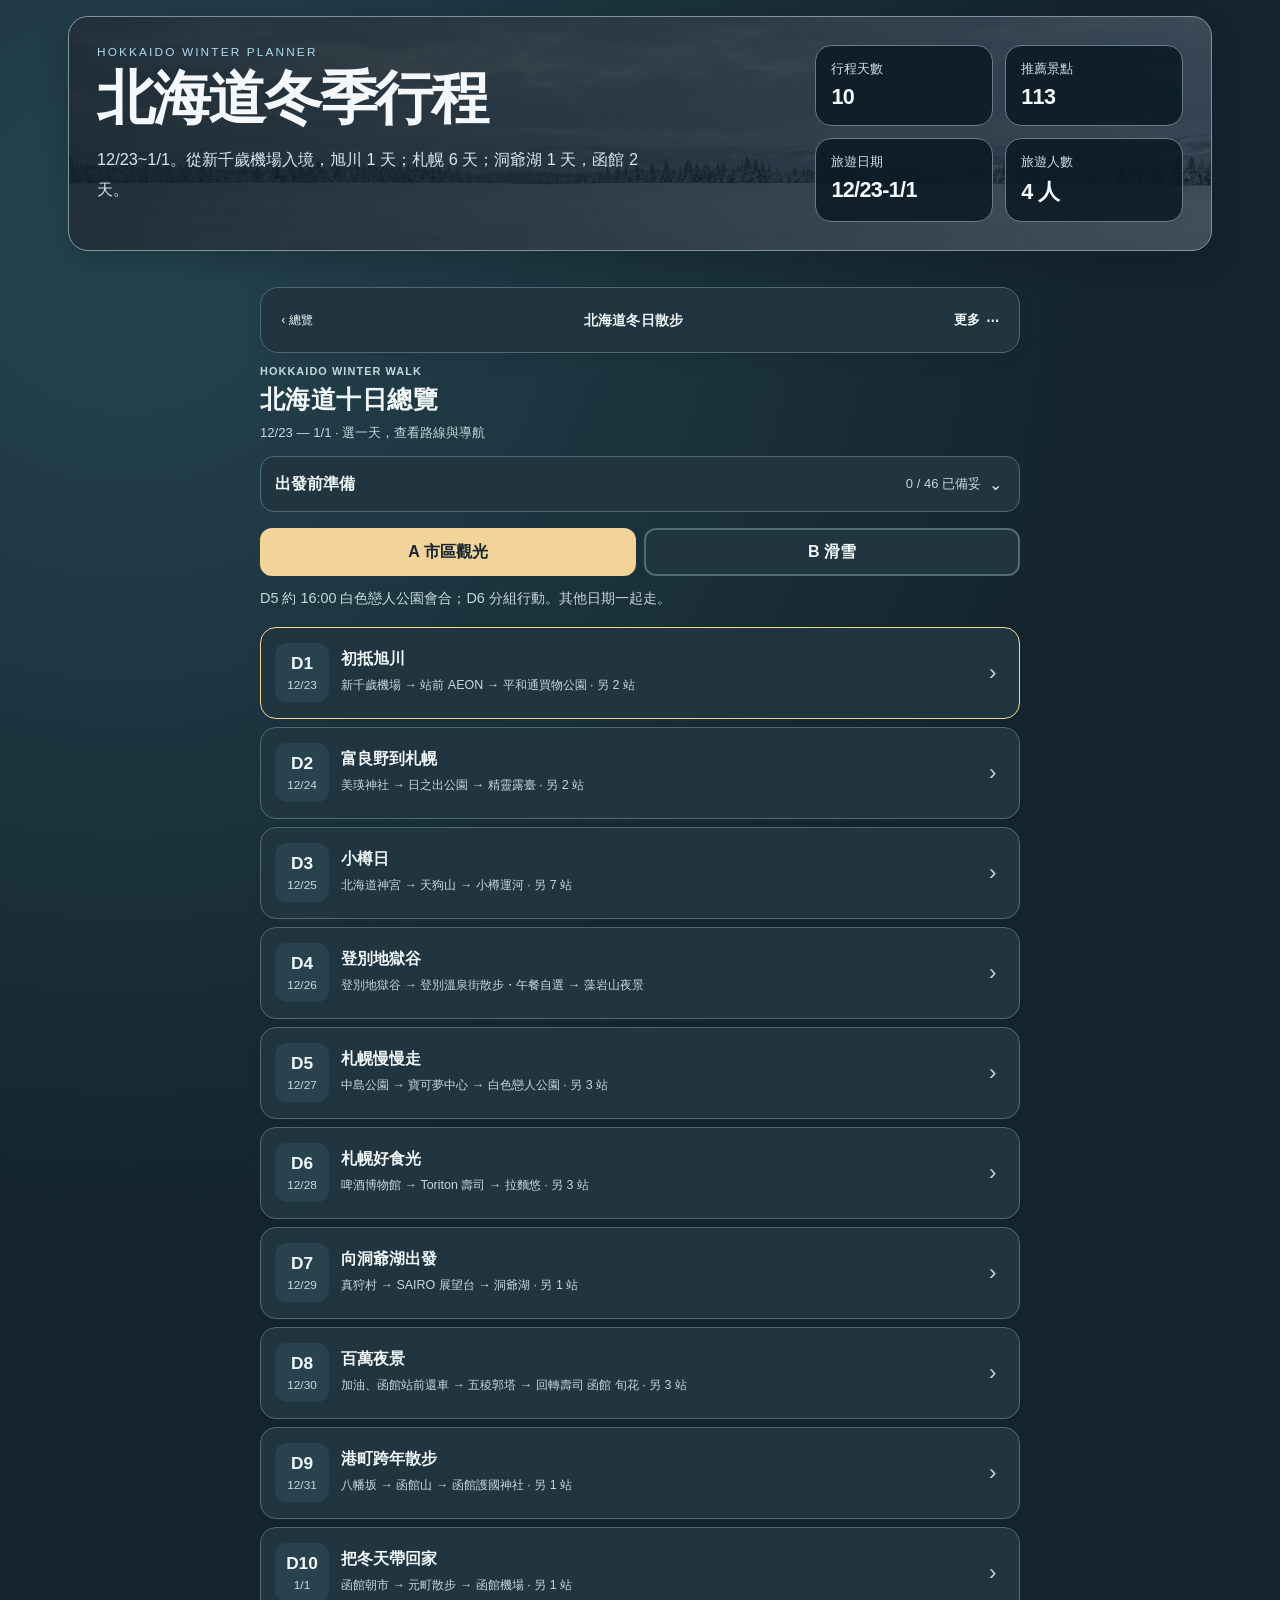
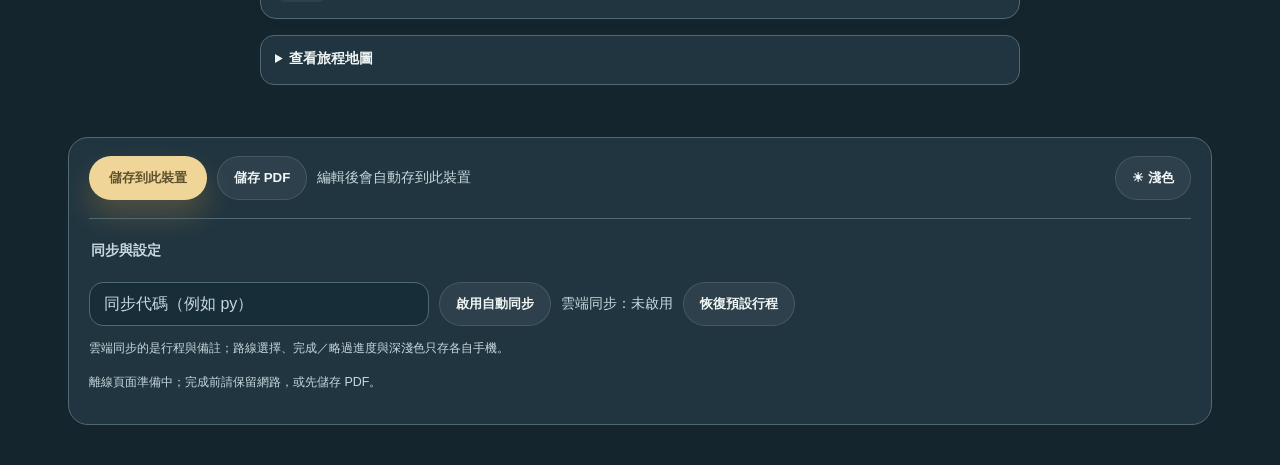
<file: index.html>
<!DOCTYPE html>
<html lang="zh-Hant">
  <head>
    <meta charset="UTF-8" />
    <meta name="viewport" content="width=device-width, initial-scale=1.0" />
    <title>北海道冬季行程 12/23-1/1</title>
    <meta
      name="description"
      content="新千歲 → 旭川 → 札幌 → 洞爺湖 → 函館。10天北海道冬季行程規劃。"
    />
    <link rel="stylesheet" href="styles.css?v=20261103-day-flights" />
    <link rel="stylesheet" href="journey.css?v=20261104-sapporo-shopping" />
    <link rel="stylesheet" href="journey-winter.css?v=20261124-travel-next" />
  </head>
  <body class="winter-view-active" data-planner-theme="dark">
    <main class="shell">
      <header class="hero card" aria-labelledby="trip-title">
        <div class="hero-copy">
          <p class="eyebrow">Hokkaido winter planner</p>
          <h1 id="trip-title" tabindex="-1">北海道冬季行程</h1>
          <div class="hero-mobile-tools">
            <span>12/23–1/1</span>
            <button type="button" id="hero-summary-toggle" aria-expanded="false" aria-controls="hero-description hero-metrics">旅程資訊 ⌄</button>
          </div>
          <p class="lede" id="hero-description">
            12/23~1/1。從新千歲機場入境，旭川 1 天；札幌 6 天；洞爺湖 1 天，函館 2 天。
          </p>
        </div>

        <div class="hero-metrics" id="hero-metrics">
          <div class="metric">
            <span>行程天數</span>
            <strong id="metric-days">10</strong>
          </div>
          <div class="metric">
            <span>推薦景點</span>
            <strong id="metric-spots">16</strong>
          </div>
          <div class="metric">
              <span>旅遊日期</span>
              <strong id="metric-season">12/23 - 1/1</strong>
            </div>
            <div class="metric">
              <span>旅遊人數</span>
              <strong id="metric-travelers">4 人</strong>
          </div>
        </div>
      </header>

      <section class="toolbar card">
        <div class="toolbar-actions toolbar-actions-primary">
          <button class="button button-primary toolbar-save" id="save-plan-btn" disabled>儲存變更</button>
          <button class="button button-secondary" id="print-plan-btn">儲存 PDF</button>
          <p class="toolbar-save-status" id="save-status">尚未儲存變更</p>
          <p class="toolbar-save-status" id="ui-message" hidden></p>
          <button type="button" class="button button-secondary theme-settings-button" id="planner-theme-toggle" aria-label="切換至淺色模式">☀ 淺色</button>
        </div>
        <section class="planner-settings" aria-labelledby="planner-settings-title">
          <h3 id="planner-settings-title" class="planner-settings-title">同步與設定</h3>
          <div class="toolbar-actions">
          <input id="sync-code-input" class="summary-input sync-code-input" type="text" minlength="2" maxlength="40" pattern="[a-zA-Z0-9_-]{2,40}" autocapitalize="off" autocorrect="off" spellcheck="false" title="只接受英文字母、數字、-、_，長度 2–40 字" placeholder="同步代碼（例如 py）" />
          <button class="button button-secondary" id="connect-sync-btn">啟用自動同步</button>
          <p class="toolbar-save-status" id="sync-status">雲端同步：未啟用</p>
          <button class="button button-secondary" id="reset-plan-btn">恢復預設行程</button>
          </div>
          <p class="travel-scope-note">雲端同步的是行程與備註；路線選擇、完成／略過進度與深淺色只存各自手機。</p>
          <p class="travel-scope-note" id="offline-status" role="status">離線準備尚未完成；可先用「儲存 PDF」保留行程副本。Google 地圖與雲端同步仍需網路。</p>
        </section>
      </section>

      <section class="workspace">
        <section class="panel card itinerary-panel">
          <div class="panel-head">
            <div>
              <p class="panel-kicker">行程編排</p>
              <h2>10日行程</h2>
            </div>
            <p class="panel-note" id="day-note">今天編輯第 1 天的行程</p>
          </div>

          <div class="day-navigation">
            <div class="winter-nav-bar">
              <button type="button" data-planner-view="overview" aria-pressed="false">‹ 總覽</button>
              <p class="winter-nav-title" tabindex="-1">北海道冬日散步</p>
              <div class="winter-nav-actions">
                <button type="button" data-planner-view="travel" aria-pressed="false">完成編輯</button>
                <details class="planner-menu" id="planner-menu">
                  <summary aria-label="更多行程功能">更多 <span aria-hidden="true">⋯</span></summary>
                  <div class="planner-menu-panel">
                    <button type="button" id="open-complete-schedule" aria-haspopup="dialog" aria-controls="complete-schedule-dialog">查看完整時間表</button>
                    <button type="button" data-planner-view="edit" aria-pressed="false">編輯行程</button>
                    <a href="#planner-settings-title">同步與設定</a>
                  </div>
                </details>
              </div>
            </div>
            <div class="view-switch" role="group" aria-label="行程檢視方式">
              <button type="button" data-planner-view="overview" aria-pressed="false"><span aria-hidden="true">🗺️</span>總覽</button>
              <button type="button" data-planner-view="edit" aria-pressed="true">行程編輯</button>
              <button type="button" data-planner-view="travel" aria-pressed="false"><img src="assets/pikachu-travel-cutout.png" width="26" height="26" alt="" />旅途中</button>
            </div>
            <div class="day-tabs-controls">
              <button type="button" id="day-tabs-prev" aria-label="顯示前面的日期" aria-controls="day-tabs" disabled>‹</button>
              <div class="day-tabs" id="day-tabs"></div>
              <button type="button" id="day-tabs-next" aria-label="顯示後面的日期" aria-controls="day-tabs">›</button>
            </div>
            <div class="local-save-bar">
              <p id="local-save-status" role="status" aria-live="polite">編輯後會自動存到此裝置</p>
              <button class="small-button" id="retry-local-save-btn" type="button" hidden>重試儲存</button>
            </div>
          </div>
          <section id="sync-conflict-panel" class="sync-conflict-panel" aria-labelledby="sync-conflict-title" hidden>
            <h3 id="sync-conflict-title">同步內容需要確認</h3>
            <p id="sync-conflict-note" role="status"></p>
            <div id="sync-conflict-options"></div>
            <button class="small-button alt" id="resolve-sync-conflicts-btn" type="button" disabled>套用選擇並同步</button>
          </section>
          <section id="journey-view" class="journey-view" aria-label="旅途中行程" hidden></section>
          <div id="mobile-day-summary"></div>
          <div id="day-flight"></div>
          <div id="day-departure"></div>
          <section id="day-timing-draft" class="day-timing-draft" aria-labelledby="day-timing-title" hidden></section>
          <details id="day-alternative-shell" class="day-alternative" hidden>
            <summary>Day 2 備案 · 天候有變時查看</summary>
            <div id="day-alternative"></div>
          </details>
          <div class="itinerary-list" id="itinerary-list"></div>
          <details id="day-options-shell" class="day-alternative" hidden>
            <summary id="day-options-title">當日備選</summary>
            <div id="day-options"></div>
          </details>
          <div class="itinerary-dropzone" id="itinerary-dropzone">拖曳行程到這裡移除</div>
        </section>

        <section class="panel card explore-panel">
          <div class="panel-head">
            <div>
              <p class="panel-kicker">景點庫</p>
              <h2>可加入的北海道地點</h2>
            </div>
            <p class="panel-note">拖曳或點按即可加入目前天數</p>
          </div>

          <label class="search-wrap explore-search">
            <span class="search-icon" aria-hidden="true">⌕</span>
            <input id="search-input" type="search" aria-label="搜尋景點" placeholder="搜尋景點、餐廳或地區" />
          </label>
          <div class="spot-filters">
            <div class="spot-filter-row">
              <span class="spot-filter-label">地區</span>
              <div class="spot-area-tabs" id="spot-area-tabs" aria-label="地區篩選"></div>
            </div>
            <div class="spot-filter-row">
              <span class="spot-filter-label">類型</span>
              <div class="spot-category-tabs" id="spot-category-tabs" aria-label="類型篩選"></div>
            </div>
          </div>
          <div class="spot-grid" id="spot-grid"></div>
          <div class="spot-pagination" id="spot-pagination"></div>
        </section>

        <aside class="panel card detail-panel">
          <div class="panel-head">
            <div>
              <p class="panel-kicker">行程概覽</p>
              <h2>北海道冬季行程</h2>
            </div>
          </div>

          <div class="summary-figure">
            <span>焦點地區</span>
            <strong id="focus-area">札幌 / 小樽 / 洞爺湖</strong>
            <p id="focus-copy">12/23～1/1。從新千歲機場入境，旭川 1 天；札幌 6 天；洞爺湖 1 天，函館 2 天。</p>
          </div>

          <div class="summary-grid">
            <div>
              <span>旅程風格</span>
              <strong id="style-value">冬季限定</strong>
            </div>
            <div>
              <span>自駕安排</span>
              <strong id="route-value">札幌核心，向小樽、洞爺與函館延伸</strong>
            </div>
            <div>
              <span>租車車型</span>
              <strong id="car-model-value">VOXY</strong>
            </div>
            <div>
              <span>最近更新</span>
              <strong id="updated-value">即時同步</strong>
            </div>
          </div>

          <div class="focus-card" id="focus-card">
            <button class="small-button" id="back-to-day" type="button" hidden>返回當日行程</button>
            <span class="focus-tag" id="focus-tag">當日行程</span>
            <h3 id="focus-title">Day 1 · 12/23</h3>
            <p id="focus-desc">
              從新千歲機場出發，前往旭川。
            </p>
            <div class="focus-meta" id="focus-meta"></div>
            <div class="focus-practical" id="focus-practical"></div>
          </div>

          <div class="change-log-section">
            <div class="stay-head">
              <div>
                <p class="panel-kicker">共編紀錄</p>
                <h2>最近誰改了什麼</h2>
              </div>
            </div>
            <div class="change-log-grid" id="change-log-grid"></div>
          </div>

          <div class="stay-section">
            <div class="stay-head">
              <div>
                <p class="panel-kicker">住宿安排</p>
                <h2>沿途住宿</h2>
              </div>
            </div>
            <div class="stay-grid" id="stay-grid"></div>
          </div>
        </aside>
      </section>
    </main>

    <div class="undo-toast" id="undo-toast" hidden>
      <p id="undo-message" role="status" aria-live="polite">已移除景點</p>
      <button class="small-button" id="undo-action-btn" type="button">復原</button>
      <button class="small-button undo-dismiss" id="undo-dismiss-btn" type="button" aria-label="關閉復原提示">×</button>
    </div>

    <dialog class="complete-schedule-dialog" id="complete-schedule-dialog" aria-labelledby="complete-schedule-title" aria-describedby="complete-schedule-note">
      <header class="complete-schedule-header">
        <h2 id="complete-schedule-title">完整時間表</h2>
        <button type="button" id="close-complete-schedule" aria-label="關閉完整時間表" autofocus>關閉 <span aria-hidden="true">×</span></button>
      </header>
      <div class="complete-schedule-scroll">
        <p id="complete-schedule-note">以下為日本當地時間與規劃估時；交通、候位與天候可能影響實際安排。</p>
        <div id="complete-schedule-content"></div>
      </div>
    </dialog>
    <section class="print-report" id="print-report" aria-hidden="true"></section>

    <!-- deploy-stamp: 2026-09-21T18:00:00+08:00 -->
    <script src="sync-config.js"></script>
    <script src="timing-drafts.js?v=20261124-travel-next"></script>
    <script src="app.js?v=20261124-travel-next"></script>
    <script src="travel-tools.js?v=20261124-travel-next"></script>
    <script src="journey-scenes.js?v=20261124-travel-next"></script>
    <script src="departure-prep.js?v=20261124-travel-next"></script>
    <script src="journey.js?v=20261124-travel-next"></script>
    <script src="offline.js?v=20261124-travel-next"></script>
  </body>
</html>
</file>
<file: styles.css>
:root {
  color-scheme: dark;
  --bg: #111d26;
  --bg-soft: #172630;
  --card: #1c2b35;
  --card-strong: #24343e;
  --line: rgba(204, 215, 216, 0.16);
  --text: #f2f1ea;
  --muted: #b6c2c6;
  --accent: #ffb347;
  --accent-2: #6bd4ff;
  --accent-3: #8ff0c0;
  --shadow: 0 12px 32px rgba(3, 10, 15, 0.2);
  --radius-xl: 20px;
  --radius-lg: 18px;
  --radius-md: 16px;
}

* {
  box-sizing: border-box;
}

html {
  min-height: 100%;
  scroll-behavior: smooth;
}

body {
  margin: 0;
  min-height: 100vh;
  font-family: "Noto Sans TC", "PingFang TC", "Hiragino Sans", "Microsoft JhengHei", sans-serif;
  color: var(--text);
  background: linear-gradient(180deg, #1b2a33 0%, #121e27 38%, #101a23 100%);
  overflow-x: hidden;
  overscroll-behavior-x: none;
}

.print-report {
  display: none;
}

#day-departure:empty { display: none; }
.workspace.is-travel #day-departure { display: none; }
.day-departure {
  display: flex;
  flex-wrap: wrap;
  align-items: center;
  gap: 12px;
  margin: 0 0 16px;
  padding: 14px;
  border: 1px solid var(--line);
  border-left: 4px solid var(--accent-2);
  border-radius: 14px;
  background: var(--card);
  color: var(--text);
  break-inside: avoid;
}
.day-departure-copy { flex: 1 1 210px; min-width: 0; }
.day-departure h3 { margin: 5px 0 8px; color: var(--text); font-size: 1rem; line-height: 1.5; overflow-wrap: anywhere; }
.day-departure p { margin: 4px 0 0; color: var(--muted); font-size: .9rem; line-height: 1.7; overflow-wrap: anywhere; }
.day-departure p strong { color: var(--text); }
.day-departure .day-departure-label { color: var(--accent-2); font-weight: 700; }
.day-departure > a { display: inline-flex; align-items: center; justify-content: center; min-height: 44px; flex-shrink: 0; }
.split-routes { flex: 1 1 100%; min-width: 0; border-top: 1px solid var(--line); padding-top: 10px; }
.split-ski-route { margin-top: 8px; }
.split-ski-route summary { display: list-item; min-height: 44px; padding: 10px 4px; color: var(--text); font-weight: 700; cursor: pointer; }
.split-ski-route a { display: inline-flex; align-items: center; min-height: 44px; margin-top: 10px; white-space: normal; }
.split-routes > a { display: inline-flex; align-items: center; min-height: 44px; margin-top: 10px; white-space: normal; }
.group-route-picker { margin: 0 0 16px; color: var(--text); }
.group-route-switch { display: grid; grid-template-columns: repeat(2, minmax(0, 1fr)); gap: 8px; }
.group-route-switch button { min-height: 48px; padding: 10px 8px; border: 2px solid var(--line); border-radius: 12px; background: var(--card); color: var(--text); font: inherit; font-weight: 700; cursor: pointer; }
.group-route-switch button[aria-pressed="true"] { background: var(--accent); color: var(--bg); border-color: var(--accent); }
.group-route-switch button:focus-visible { outline: 2px solid var(--accent-2); outline-offset: 3px; }
.group-route-picker p { color: var(--muted); font-size: .9rem; line-height: 1.7; margin: 10px 0 0; overflow-wrap: anywhere; }
.group-ski-stages { list-style: none; margin: 16px 0; padding: 0; }
.group-ski-stages li { padding: 12px 0; border-top: 1px solid var(--line); }
.group-ski-stages h4 { margin: 5px 0; font-size: 1rem; color: var(--text); }
.group-ski-actions { display: flex; flex-wrap: wrap; gap: 10px; }
.group-ski-actions a { display: inline-flex; align-items: center; min-height: 44px; white-space: normal; }
@media print {
  .print-report .day-departure { background: #fff; color: #24343e; border-color: #b6c2c6; padding: 10px; }
  .print-report .day-departure h3,
  .print-report .day-departure p,
  .print-report .day-departure p strong { color: #24343e; }
  .print-report .day-departure > a { color: #24343e; background: #fff; }
}

.day-timing-draft {
  margin-bottom: 16px;
  padding: 14px;
  border: 1px solid rgba(107, 212, 255, 0.3);
  border-radius: 16px;
  background: rgba(107, 212, 255, 0.05);
}
.day-timing-draft[hidden] { display: none; }
.day-timing-draft h3 { margin: 0 0 8px; font-size: 1rem; }
.day-timing-draft p {
  margin: 6px 0 0;
  color: var(--muted);
  font-size: 0.9rem;
  line-height: 1.7;
  overflow-wrap: anywhere;
}
.day-schedule { margin-top: 10px; border-top: 1px solid var(--line); }
.day-schedule > summary { min-height: 44px; padding: 12px 0; cursor: pointer; color: var(--text); font-weight: 700; }
.day-schedule > summary:focus-visible { outline: 2px solid var(--accent-2); outline-offset: 2px; }
.day-schedule ol { list-style: none; margin: 0; padding: 0; }
.day-schedule li { display: grid; grid-template-columns: minmax(112px, .32fr) 1fr; gap: 10px; padding: 10px 0; border-top: 1px solid var(--line); }
.day-schedule-time { color: var(--accent-2); font-size: .9rem; }
.day-schedule li span { min-width: 0; }
.day-schedule li b { display: block; color: var(--text); font-size: .9rem; }
.day-schedule li small { display: block; margin-top: 4px; color: var(--muted); font-size: .84rem; line-height: 1.6; overflow-wrap: anywhere; }
.day-schedule-route strong, .day-schedule-warning strong { color: var(--text); }
.day-schedule-warning { padding-left: 10px; border-left: 3px solid var(--accent); }
.day-schedule-sources a { color: var(--accent-2); text-underline-offset: 3px; }
@media (max-width: 480px) { .day-schedule li { grid-template-columns: 1fr; gap: 2px; } }
.stop-timing {
  padding: 10px 12px;
  border-left: 3px solid var(--accent-2);
  border-radius: 8px;
  background: rgba(107, 212, 255, 0.07);
  min-width: 0;
}
.stop-timing > p:first-child {
  display: flex;
  flex-wrap: wrap;
  align-items: center;
  gap: 8px;
  margin: 0;
  color: var(--accent-2);
  font-size: 0.92rem;
}
.stop-timing > p:first-child span { color: var(--muted); font-size: 0.76rem; }
.stop-timing .stop-timing-note {
  margin: 6px 0 0;
  color: var(--muted);
  font-size: 0.83rem;
  line-height: 1.65;
  overflow-wrap: anywhere;
}
.stop-timing-optional { border-color: var(--accent); background: rgba(255, 179, 71, 0.06); }
.stop-timing-optional > p:first-child { color: var(--accent); }
.stop-name-link { color: inherit; text-decoration: none; }
.stop-name-link:hover,
.stop-name-link:focus-visible { color: var(--accent-2); text-decoration: underline; }

.day-alternative {
  margin-bottom: 18px;
  padding: 16px;
  border: 1px solid rgba(107, 212, 255, 0.3);
  border-radius: 16px;
  background: rgba(107, 212, 255, 0.05);
}
.day-alternative[hidden] { display: none; }
.day-alternative > summary { cursor: pointer; font-weight: 600; line-height: 1.6; padding: 6px 0; }
.day-alternative[open] > summary { margin-bottom: 12px; }
.day-route-details summary { cursor: pointer; min-height: 44px; padding: 10px 0; font-size: 0.85rem; color: var(--accent-2); }
.day-alternative h3 { margin: 0 0 12px; font-size: 1rem; }
.day-alternative p { color: var(--muted); font-size: 0.88rem; line-height: 1.7; overflow-wrap: anywhere; }
.alternative-tabs { display: flex; flex-wrap: wrap; gap: 8px; }
.alternative-tabs .small-button { width: auto; flex: 1; }
.alternative-tabs [aria-pressed="true"] { background: rgba(107, 212, 255, 0.2); border-color: var(--accent-2); }
.day-alternative button:disabled { opacity: 0.55; cursor: default; }
.day-option-card { margin-top: 14px; padding-top: 14px; border-top: 1px solid var(--line); min-width: 0; }
.day-option-card h3 { line-height: 1.6; overflow-wrap: anywhere; }
.day-option-card ul { padding-left: 22px; color: var(--muted); font-size: 0.88rem; line-height: 1.8; }
.day-option-card .stop-quick-actions { margin-top: 12px; }
.day-options-note { margin: 0 0 12px; }
.inline-lunch-options { min-width: 0; margin: 0; }
.lunch-candidate > summary { min-height: 44px; padding: 10px 0; color: var(--text); font-weight: 700; line-height: 1.6; cursor: pointer; overflow-wrap: anywhere; }
.journey-lunch-choice { min-width: 0; list-style: none; margin: 12px 0 18px 35px; }
.airport-bus-timetable { width: 100%; border-collapse: collapse; table-layout: fixed; font-size: 0.86rem; }
.airport-bus-timetable th,
.airport-bus-timetable td { padding: 9px 7px; border-bottom: 1px solid var(--line); text-align: left; }
.airport-bus-timetable th { color: var(--accent-2); font-size: 0.78rem; }
.airport-bus-timetable td:first-child,
.airport-bus-timetable td:nth-child(2) { color: var(--text); font-weight: 700; white-space: nowrap; }
.airport-bus-timetable td:last-child { color: var(--muted); }
.bus-timetable-note { margin: 12px 0; }

button,
input,
select {
  touch-action: manipulation;
}

.day-tab.drop-target {
  border-color: rgba(107, 212, 255, 0.55);
  background: rgba(107, 212, 255, 0.08);
}

.meal-planner {
  margin: 22px 0 0;
  padding: 18px 0 4px;
  border-top: 1px solid var(--line);
  border-bottom: 1px solid var(--line);
}

.meal-planner-head,
.meal-slot-head,
.meal-selection,
.meal-selection-actions {
  display: flex;
  align-items: center;
  justify-content: space-between;
  gap: 12px;
}

.meal-planner-head {
  align-items: flex-start;
  margin-bottom: 4px;
}

.meal-planner-head h3,
.meal-slot h4 {
  margin: 0;
}

.meal-planner-head h3 {
  font-size: 1.05rem;
}

.meal-planner-head > strong {
  color: var(--accent-2);
  font-size: 0.82rem;
  white-space: nowrap;
}

.meal-slot {
  padding: 16px 0;
  border-top: 1px solid rgba(165, 191, 220, 0.12);
}

.meal-slot-head {
  align-items: flex-start;
  margin-bottom: 12px;
}

.meal-slot h4 {
  font-size: 1rem;
}

.meal-time-label {
  margin: 0 0 2px;
  color: var(--accent);
  font-size: 0.76rem;
  font-weight: 800;
}

.meal-status-tags {
  display: flex;
  flex-wrap: wrap;
  justify-content: flex-end;
  gap: 6px;
}

.meal-tag-important {
  color: #fff1d4;
  background: rgba(255, 179, 71, 0.18);
}

.meal-tag-booked {
  color: #d9ffed;
  background: rgba(143, 240, 192, 0.16);
}

.meal-fields {
  display: grid;
  grid-template-columns: repeat(6, minmax(0, 1fr));
  gap: 10px;
}

.meal-field {
  display: grid;
  grid-column: span 2;
  gap: 6px;
  min-width: 0;
}

.meal-field-primary,
.meal-field-backup {
  grid-column: span 3;
}

.meal-field-note {
  grid-column: 1 / -1;
}

.meal-field > span {
  color: var(--muted);
  font-size: 0.76rem;
  font-weight: 700;
}

.meal-control {
  width: 100%;
  min-width: 0;
  min-height: 42px;
  border: 1px solid rgba(255, 255, 255, 0.12);
  border-radius: 8px;
  padding: 9px 10px;
  background: #0a1627;
  color: var(--text);
  font: inherit;
  font-size: 0.82rem;
  outline: none;
}

.meal-control:focus {
  border-color: rgba(107, 212, 255, 0.62);
  box-shadow: 0 0 0 3px rgba(107, 212, 255, 0.1);
}

.meal-selection {
  align-items: flex-start;
  margin-top: 12px;
  padding-left: 10px;
  border-left: 3px solid rgba(107, 212, 255, 0.48);
}

.meal-selection > div:first-child {
  display: grid;
  gap: 3px;
  min-width: 0;
}

.meal-selection strong {
  font-size: 0.9rem;
}

.meal-selection span,
.meal-selection small {
  color: var(--muted);
  font-size: 0.76rem;
  line-height: 1.5;
}

.meal-selection-actions {
  flex: 0 0 auto;
  justify-content: flex-end;
}

.meal-clear {
  margin-top: 10px;
}

.meal-clear:disabled {
  opacity: 0.45;
  cursor: default;
}

.itinerary-list.drop-target {
  outline: 1px dashed rgba(107, 212, 255, 0.42);
  outline-offset: 10px;
  border-radius: 24px;
}

.spot-card.dragging {
  opacity: 0.65;
  transform: scale(0.99);
}

.summary-input {
  width: 100%;
  border: 1px solid rgba(255, 255, 255, 0.1);
  background: rgba(3, 10, 19, 0.54);
  color: var(--text);
  border-radius: 14px;
  padding: 12px 14px;
  outline: none;
  font: inherit;
}

.summary-input:focus {
  border-color: rgba(107, 212, 255, 0.6);
  box-shadow: 0 0 0 4px rgba(107, 212, 255, 0.1);
}

.spot-pagination {
  display: flex;
  align-items: center;
  justify-content: center;
  gap: 14px;
  margin-top: 14px;
  padding: 8px 0;
}

.page-btn {
  appearance: none;
  border: 1px solid rgba(255, 255, 255, 0.14);
  background: rgba(255, 255, 255, 0.06);
  color: var(--text);
  border-radius: 999px;
  width: 44px;
  height: 44px;
  font-size: 1.3rem;
  line-height: 1;
  cursor: pointer;
  transition: all 180ms ease;
  display: inline-flex;
  align-items: center;
  justify-content: center;
}

.page-btn:hover:not(:disabled) {
  background: rgba(107, 212, 255, 0.14);
  border-color: rgba(107, 212, 255, 0.4);
}

.page-btn:disabled {
  opacity: 0.35;
  cursor: not-allowed;
}

.page-info {
  color: var(--muted);
  font-size: 0.9rem;
  min-width: 48px;
  text-align: center;
}

.itinerary-dropzone {
  margin-top: 12px;
  padding: 14px 16px;
  border-radius: 18px;
  border: 1px dashed rgba(255, 179, 71, 0.28);
  background: rgba(255, 179, 71, 0.08);
  color: var(--muted);
  text-align: center;
  font-weight: 700;
  transition: all 180ms ease;
}

.itinerary-dropzone.active-dropzone {
  border-color: rgba(255, 179, 71, 0.62);
  background: rgba(255, 179, 71, 0.16);
  color: var(--text);
}

.stay-section {
  display: grid;
  gap: 12px;
}

.change-log-section {
  display: grid;
  gap: 8px;
}

.change-log-grid {
  display: grid;
  gap: 6px;
}

.change-log-details {
  margin-top: 2px;
  border-top: 1px solid rgba(255, 255, 255, 0.08);
}

.change-log-summary {
  display: flex;
  align-items: center;
  justify-content: space-between;
  gap: 10px;
  padding: 9px 2px 3px;
  color: var(--muted);
  font-size: 0.78rem;
  font-weight: 700;
  cursor: pointer;
  list-style: none;
}

.change-log-summary::-webkit-details-marker {
  display: none;
}

.change-log-summary::before {
  content: "⌄";
  order: 2;
  margin-left: auto;
  color: var(--accent);
  font-size: 1rem;
  line-height: 1;
  transition: transform 180ms ease;
}

.change-log-details[open] .change-log-summary::before {
  transform: rotate(180deg);
}

.change-log-count {
  color: var(--accent);
  font-size: 0.72rem;
  white-space: nowrap;
}

.change-log-more-list {
  display: grid;
  gap: 6px;
  padding-top: 3px;
}

.change-log-card {
  padding: 8px 10px;
  border-radius: 10px;
  background: rgba(255, 255, 255, 0.04);
  border: 1px solid rgba(255, 255, 255, 0.08);
}

.change-log-main {
  margin: 0;
  color: var(--text);
  font-size: 0.82rem;
  font-weight: 700;
  line-height: 1.35;
}

.change-log-sub {
  margin: 2px 0 0;
  color: var(--muted);
  font-size: 0.72rem;
}

.map-link {
  display: inline-flex;
  align-items: center;
  margin-top: 8px;
  color: #d8f2ff;
  font-size: 0.84rem;
  text-decoration: none;
  border-bottom: 1px dashed rgba(107, 212, 255, 0.45);
}

.map-link:hover {
  color: #ffffff;
  border-bottom-color: rgba(255, 255, 255, 0.7);
}

.stay-grid {
  display: grid;
  gap: 10px;
}

.stay-card {
  padding: 14px 16px;
  border-radius: 18px;
  background: rgba(255, 255, 255, 0.04);
  border: 1px solid rgba(255, 255, 255, 0.08);
}

.stay-card h3 {
  margin: 6px 0 6px;
  font-size: 1rem;
}

.stay-card p {
  margin: 0;
  color: var(--muted);
  line-height: 1.6;
}

.stay-label {
  display: inline-flex;
  align-items: center;
  padding: 6px 10px;
  border-radius: 999px;
  background: rgba(107, 212, 255, 0.1);
  color: #d9e9fb;
  font-size: 0.78rem;
}

.shell {
  width: min(1320px, calc(100vw - 32px));
  margin: 0 auto;
  padding: 28px 0 42px;
}

.card {
  background: var(--card);
  border: 1px solid var(--line);
  border-radius: var(--radius-xl);
  box-shadow: var(--shadow);
}

.hero,
.toolbar,
.panel,
.metric,
.toolbar-actions {
  min-width: 0;
}

.hero {
  display: grid;
  grid-template-columns: minmax(0, 1.7fr) minmax(280px, 0.9fr);
  gap: 24px;
  padding: 32px;
  background-image:
    linear-gradient(90deg, rgba(15, 29, 39, 0.88) 0%, rgba(15, 29, 39, 0.71) 43%, rgba(15, 29, 39, 0.54) 100%),
    url("assets/hero-snow-hokkaido-v2.jpg");
  background-position: center;
  background-size: cover;
  background-repeat: no-repeat;
}

.hero-copy,
.hero-metrics,
.toolbar-actions,
.search-wrap,
.search-wrap input {
  min-width: 0;
}

.eyebrow,
.panel-kicker,
.toolbar-label,
.focus-tag {
  margin: 0 0 8px;
  text-transform: uppercase;
  letter-spacing: 0.18em;
  font-size: 0.74rem;
  color: var(--accent-2);
}

.hero h1 {
  margin: 0;
  font-size: clamp(2.6rem, 5vw, 4.8rem);
  line-height: 0.94;
  letter-spacing: -0.05em;
}

.lede {
  margin: 18px 0 0;
  max-width: 62ch;
  color: var(--muted);
  font-size: 1.02rem;
  line-height: 1.8;
}

.hero-actions {
  display: flex;
  gap: 12px;
  flex-wrap: wrap;
  margin-top: 24px;
}

.button {
  appearance: none;
  border: 0;
  padding: 12px 16px;
  min-height: 44px;
  border-radius: 999px;
  color: var(--text);
  font-weight: 700;
  cursor: pointer;
  transition: transform 180ms ease, box-shadow 180ms ease, background 180ms ease;
}

.button:hover {
  transform: translateY(-1px);
}

.button-primary {
  background: linear-gradient(135deg, #ffb347, #ff8b5c);
  color: #172630;
  box-shadow: 0 16px 30px rgba(255, 179, 71, 0.22);
}

.button-secondary {
  background: rgba(255, 255, 255, 0.06);
  border: 1px solid rgba(255, 255, 255, 0.12);
}

.hero-metrics {
  display: grid;
  gap: 14px;
}

.metric,
.summary-grid > div {
  display: grid;
  gap: 6px;
  padding: 18px;
  border-radius: var(--radius-md);
  background: rgba(255, 255, 255, 0.04);
  border: 1px solid rgba(255, 255, 255, 0.08);
}

.hero .metric {
  background: rgba(20, 34, 44, 0.86);
  border-color: rgba(224, 233, 233, 0.17);
}

.metric span,
.summary-grid span,
.focus-meta span,
.summary-figure span {
  color: var(--muted);
  font-size: 0.84rem;
}

.metric strong,
.summary-grid strong,
.summary-figure strong {
  font-size: 1.35rem;
  letter-spacing: -0.03em;
}

.flight-panel {
  margin-top: 18px;
  padding: 22px;
}

.flight-panel-heading,
.flight-card-head {
  display: flex;
  align-items: baseline;
  justify-content: space-between;
  gap: 12px;
}

.flight-panel-heading {
  margin-bottom: 16px;
}

.flight-panel-heading h2 {
  margin: 0;
  font-size: 1.35rem;
}

.flight-panel-heading > p {
  margin: 0;
  color: var(--muted);
  font-size: 0.86rem;
}

.flight-grid {
  display: grid;
  grid-template-columns: repeat(2, minmax(0, 1fr));
  gap: 14px;
}
.day-flight-panel { min-width: 0; margin: 0 0 16px; padding: 16px; }
.day-flight-panel .flight-grid { grid-template-columns: minmax(0, 1fr); }
.day-flight-panel .flight-panel-heading h3 { margin: 0; font-size: 1.05rem; }
#day-flight:empty { display: none; }

.flight-card {
  min-width: 0;
  padding: 18px;
  border: 1px solid rgba(107, 212, 255, 0.22);
  border-radius: var(--radius-lg);
  background: rgba(107, 212, 255, 0.045);
}

.flight-card-head strong {
  font-size: 1.05rem;
  text-align: right;
}

.flight-direction {
  color: var(--accent);
  font-size: 0.85rem;
  font-weight: 700;
}

.flight-date {
  margin: 8px 0 0;
  color: var(--muted);
  font-size: 0.88rem;
}

.flight-route {
  display: grid;
  grid-template-columns: minmax(0, 1fr) auto minmax(0, 1fr);
  align-items: center;
  gap: 12px;
  margin: 16px 0;
}

.flight-point {
  display: grid;
  gap: 2px;
  min-width: 0;
}

.flight-point:last-child {
  text-align: right;
}

.flight-point time {
  font-size: 1.7rem;
  font-weight: 800;
  line-height: 1.1;
}

.flight-point strong {
  color: var(--accent-2);
  font-size: 1.05rem;
  letter-spacing: 0.05em;
}

.flight-point span {
  color: var(--muted);
  font-size: 0.82rem;
  line-height: 1.4;
  overflow-wrap: anywhere;
}

.flight-arrow {
  color: var(--accent-2);
  font-size: 1.35rem;
}

.flight-meta {
  display: flex;
  flex-wrap: wrap;
  gap: 6px;
}

.flight-meta span {
  padding: 5px 8px;
  border: 1px solid rgba(255, 255, 255, 0.1);
  border-radius: 999px;
  color: var(--text);
  font-size: 0.78rem;
}

.toolbar {
  display: grid;
  grid-template-columns: minmax(0, 1fr);
  gap: 18px;
  padding: 18px 20px;
  margin-top: 18px;
}

.toolbar-block {
  display: grid;
  gap: 10px;
}

.toolbar-block.grow {
  min-width: 0;
}

.toolbar-actions {
  display: flex;
  flex-wrap: wrap;
  gap: 10px;
  align-items: center;
}
.toolbar-actions-primary .theme-settings-button { margin-inline-start: auto; min-height: 44px; }

.toolbar-save {
  min-width: 118px;
}

.toolbar-save:disabled {
  opacity: 0.45;
  cursor: not-allowed;
  box-shadow: none;
}

.toolbar-save-status {
  margin: 0;
  color: var(--muted);
  font-size: 0.86rem;
}

#ui-message {
  padding: 6px 10px;
  border-radius: 10px;
  border: 1px solid rgba(107, 212, 255, 0.35);
  background: rgba(107, 212, 255, 0.12);
  color: #d8f2ff;
}

#ui-message[data-kind="warn"] {
  border-color: rgba(255, 179, 71, 0.45);
  background: rgba(255, 179, 71, 0.12);
  color: #ffe6be;
}

.sync-code-input {
  min-width: 240px;
  max-width: 340px;
}

.chip-row {
  display: flex;
  flex-wrap: wrap;
  gap: 10px;
}

.chip {
  border: 1px solid rgba(255, 255, 255, 0.12);
  background: rgba(255, 255, 255, 0.04);
  color: var(--text);
  border-radius: 999px;
  padding: 9px 13px;
  min-height: 44px;
  font-weight: 700;
  cursor: pointer;
  transition: all 180ms ease;
}

.chip.active {
  background: linear-gradient(135deg, rgba(107, 212, 255, 0.22), rgba(107, 212, 255, 0.08));
  border-color: rgba(107, 212, 255, 0.45);
  color: #d8f5ff;
}

.search-wrap {
  position: relative;
  display: flex;
  align-items: center;
}

.search-icon {
  position: absolute;
  left: 16px;
  color: var(--muted);
  font-size: 1rem;
}

.search-wrap input {
  width: 100%;
  border: 1px solid rgba(255, 255, 255, 0.1);
  background: rgba(3, 10, 19, 0.54);
  color: var(--text);
  border-radius: 16px;
  padding: 14px 16px 14px 44px;
  min-height: 44px;
  outline: none;
  font-size: 1rem;
}

.search-wrap input:focus {
  border-color: rgba(107, 212, 255, 0.6);
  box-shadow: 0 0 0 4px rgba(107, 212, 255, 0.1);
}

.workspace {
  display: grid;
  grid-template-columns: minmax(0, 1.15fr) minmax(0, 1.2fr) minmax(300px, 0.75fr);
  gap: 18px;
  margin-top: 18px;
  align-items: start;
}

.panel {
  padding: 22px;
}

.panel-head {
  display: flex;
  justify-content: space-between;
  gap: 16px;
  align-items: flex-start;
  margin-bottom: 18px;
}

.panel h2 {
  margin: 0;
  font-size: 1.35rem;
  letter-spacing: -0.03em;
}

.panel-note {
  margin: 4px 0 0;
  color: var(--muted);
  font-size: 0.92rem;
  line-height: 1.6;
  text-align: right;
}

.day-tabs {
  display: grid;
  grid-template-columns: repeat(5, minmax(0, 1fr));
  gap: 10px;
  margin-bottom: 18px;
}

.day-tab {
  border: 1px solid rgba(255, 255, 255, 0.08);
  background: rgba(255, 255, 255, 0.04);
  border-radius: 16px;
  padding: 12px 10px;
  min-height: 44px;
  color: var(--text);
  cursor: pointer;
  text-align: left;
  transition: all 180ms ease;
}

.day-tab strong,
.day-tab span {
  display: block;
}

.day-tab span {
  color: var(--muted);
  font-size: 0.8rem;
  margin-top: 4px;
}

.day-tab.active {
  background: linear-gradient(135deg, rgba(255, 179, 71, 0.2), rgba(255, 139, 92, 0.16));
  border-color: rgba(255, 179, 71, 0.46);
  transform: translateY(-1px);
}

.day-tab.drop-target {
  border-color: rgba(107, 212, 255, 0.55);
  background: rgba(107, 212, 255, 0.08);
}

.itinerary-list,
.spot-grid {
  display: grid;
  gap: 14px;
}

.spot-filters {
  display: grid;
  gap: 12px;
  margin-bottom: 14px;
}

.spot-filter-row {
  display: grid;
  grid-template-columns: 42px minmax(0, 1fr);
  gap: 10px;
  align-items: start;
}

.spot-filter-label {
  padding-top: 11px;
  color: var(--muted);
  font-size: 0.78rem;
  font-weight: 700;
  letter-spacing: 0.08em;
}

.spot-area-tabs {
  display: flex;
  flex-wrap: wrap;
  gap: 8px;
}

.spot-category-tabs {
  display: grid;
  grid-template-columns: repeat(4, minmax(0, 1fr));
  gap: 8px;
}

.spot-category-tab {
  display: flex;
  align-items: center;
  justify-content: space-between;
  gap: 8px;
  min-height: 42px;
  padding: 10px 12px;
  border-radius: 12px;
  border: 1px solid rgba(255, 255, 255, 0.08);
  background: rgba(255, 255, 255, 0.04);
  color: var(--text);
  cursor: pointer;
  transition: border-color 180ms ease, background 180ms ease, transform 180ms ease;
}

.spot-category-tab:hover {
  border-color: rgba(107, 212, 255, 0.32);
  background: rgba(107, 212, 255, 0.08);
}

.spot-category-tab.active {
  border-color: rgba(255, 179, 71, 0.48);
  background: rgba(255, 179, 71, 0.14);
  transform: translateY(-1px);
}

.spot-category-tab span {
  font-size: 0.84rem;
  font-weight: 700;
}

.spot-category-tab strong {
  min-width: 24px;
  padding: 3px 7px;
  border-radius: 999px;
  background: rgba(255, 255, 255, 0.08);
  color: #dcecff;
  font-size: 0.76rem;
  text-align: center;
}

.itinerary-list.drop-target {
  outline: 1px dashed rgba(107, 212, 255, 0.42);
  outline-offset: 10px;
  border-radius: 24px;
}

.stop-card,
.spot-card,
.focus-card {
  background: rgba(255, 255, 255, 0.04);
  border: 1px solid rgba(255, 255, 255, 0.08);
  border-radius: 20px;
  padding: 16px;
}

.stop-card {
  display: grid;
  gap: 10px;
  transition: transform 180ms ease, border-color 180ms ease, background 180ms ease, opacity 180ms ease;
}

.stop-card.dragging {
  opacity: 0.6;
  transform: scale(0.99);
}

.stop-card.drop-target {
  border-color: rgba(107, 212, 255, 0.58);
  background: rgba(107, 212, 255, 0.08);
}

.stop-title-row {
  display: flex;
  align-items: center;
  gap: 10px;
}

.drag-handle {
  -webkit-user-select: none;
  user-select: none;
  display: inline-flex;
  align-items: center;
  justify-content: center;
  width: 28px;
  height: 28px;
  border-radius: 999px;
  color: var(--muted);
  background: rgba(255, 255, 255, 0.05);
  font-size: 1rem;
  line-height: 1;
  cursor: grab;
  flex: 0 0 auto;
}

.stop-top,
.spot-top {
  display: flex;
  justify-content: space-between;
  gap: 12px;
  align-items: flex-start;
}

.stop-top h3,
.spot-top h3,
.focus-card h3 {
  margin: 0;
  font-size: 1.08rem;
}

.place-meta,
.focus-meta {
  display: flex;
  flex-wrap: wrap;
  gap: 8px;
}

.tag {
  display: inline-flex;
  align-items: center;
  gap: 6px;
  padding: 6px 10px;
  border-radius: 999px;
  background: rgba(255, 255, 255, 0.06);
  color: #d9e9fb;
  font-size: 0.78rem;
  line-height: 1;
}

.stop-desc,
.spot-desc,
.focus-card p,
.summary-figure p {
  margin: 0;
  color: var(--muted);
  line-height: 1.7;
}

.spot-extra {
  margin: 0;
  color: #c8d9ef;
  font-size: 0.8rem;
  line-height: 1.45;
}

.stop-actions {
  display: flex;
  flex-wrap: wrap;
  gap: 10px;
}

.small-button {
  border: 1px solid rgba(255, 255, 255, 0.1);
  background: rgba(255, 255, 255, 0.04);
  color: var(--text);
  border-radius: 999px;
  padding: 9px 12px;
  min-height: 44px;
  min-width: 44px;
  cursor: pointer;
}

.small-button:disabled {
  opacity: 0.42;
  cursor: not-allowed;
}

.small-button.alt {
  background: rgba(255, 179, 71, 0.12);
  border-color: rgba(255, 179, 71, 0.28);
}

.small-button.alt.meal-clear {
  background: rgba(255, 115, 140, 0.1);
  border-color: rgba(255, 179, 193, 0.34);
  color: #ffd1da;
}

.spot-card {
  display: grid;
  gap: 12px;
  cursor: pointer;
  transition: transform 180ms ease, border-color 180ms ease, background 180ms ease;
}

.spot-card.dragging {
  opacity: 0.65;
  transform: scale(0.99);
}

.spot-card:hover {
  transform: translateY(-2px);
  border-color: rgba(107, 212, 255, 0.45);
  background: rgba(255, 255, 255, 0.06);
}

.spot-card.selected {
  border-color: rgba(255, 179, 71, 0.52);
  box-shadow: 0 16px 42px rgba(255, 179, 71, 0.12);
}

.spot-card.selected .small-button.alt {
  background: rgba(143, 240, 192, 0.12);
  border-color: rgba(143, 240, 192, 0.28);
}

.detail-panel {
  display: grid;
  gap: 18px;
}

.summary-figure {
  padding: 20px;
  border-radius: 22px;
  background: linear-gradient(180deg, rgba(255, 179, 71, 0.12), rgba(255, 255, 255, 0.03));
  border: 1px solid rgba(255, 179, 71, 0.18);
}

.summary-grid {
  display: grid;
  gap: 12px;
  grid-template-columns: repeat(2, minmax(0, 1fr));
}

.summary-input {
  width: 100%;
  border: 1px solid rgba(255, 255, 255, 0.1);
  background: rgba(3, 10, 19, 0.54);
  color: var(--text);
  border-radius: 14px;
  padding: 12px 14px;
  outline: none;
  font: inherit;
}

.summary-input:focus {
  border-color: rgba(107, 212, 255, 0.6);
  box-shadow: 0 0 0 4px rgba(107, 212, 255, 0.1);
}

.focus-card {
  display: grid;
  gap: 10px;
  background: rgba(3, 10, 19, 0.46);
}

.focus-practical {
  display: grid;
  gap: 6px;
  padding-top: 4px;
}

.focus-practical p {
  margin: 0;
  color: #d5e5f9;
  font-size: 0.84rem;
  line-height: 1.6;
}

.focus-practical strong {
  color: #eef6ff;
  font-weight: 700;
}

.focus-tag {
  width: fit-content;
  margin-bottom: 2px;
}

@media (max-width: 1120px) {
  .workspace {
    grid-template-columns: 1fr;
  }

  .detail-panel {
    order: 3;
  }
}

@media (max-width: 840px) {
  .hero,
  .toolbar {
    grid-template-columns: 1fr;
  }

  .flight-grid {
    grid-template-columns: 1fr;
  }

  .day-tabs {
    grid-template-columns: repeat(2, minmax(0, 1fr));
  }

  .spot-category-tabs {
    grid-template-columns: repeat(2, minmax(0, 1fr));
  }

  .summary-grid {
    grid-template-columns: 1fr;
  }
}

@media (max-width: 640px) {
  :root {
    --radius-xl: 20px;
    --radius-lg: 18px;
    --radius-md: 14px;
    --shadow: 0 14px 44px rgba(0, 0, 0, 0.34);
  }

  .shell {
    width: min(calc(100vw - 16px), 1320px);
    padding: max(8px, env(safe-area-inset-top)) 0 max(28px, env(safe-area-inset-bottom));
  }

  .hero,
  .panel,
  .toolbar,
  .flight-panel {
    padding: 14px;
    border-radius: 20px;
  }

  .flight-panel {
    margin-top: 12px;
  }

  .flight-panel-heading {
    align-items: flex-start;
    flex-direction: column;
    gap: 4px;
  }

  .flight-card {
    padding: 14px;
  }

  .flight-card-head {
    display: grid;
    gap: 4px;
  }

  .flight-card-head strong {
    text-align: left;
  }

  .flight-route {
    gap: 8px;
  }

  .flight-point time {
    font-size: 1.35rem;
  }

  .hero {
    gap: 16px;
    background-image:
      linear-gradient(180deg, rgba(15, 29, 39, 0.76) 0%, rgba(15, 29, 39, 0.81) 48%, rgba(15, 29, 39, 0.94) 100%),
      url("assets/hero-snow-hokkaido-v2.jpg");
    background-position: center;
  }

  .eyebrow,
  .panel-kicker,
  .toolbar-label,
  .focus-tag {
    margin-bottom: 6px;
    font-size: 0.72rem;
    letter-spacing: 0.13em;
  }

  .hero h1 {
    font-size: clamp(1.8rem, 9vw, 2.15rem);
    line-height: 1.02;
    letter-spacing: -0.03em;
  }

  .lede {
    font-size: 0.9rem;
    line-height: 1.62;
    margin-top: 10px;
  }

  .hero-actions {
    margin-top: 14px;
  }

  .hero-actions .button {
    width: auto;
    min-height: 42px;
    padding: 10px 14px;
    box-shadow: none;
  }

  .hero-metrics {
    grid-template-columns: repeat(2, minmax(0, 1fr));
    gap: 8px;
  }

  .metric {
    gap: 3px;
    min-width: 0;
    padding: 11px 12px;
    border-radius: 14px;
  }

  .metric span {
    font-size: 0.74rem;
  }

  .metric strong {
    font-size: 1.02rem;
    white-space: nowrap;
  }

  .panel h2 {
    font-size: 1.2rem;
  }

  .panel-note {
    font-size: 0.88rem;
    line-height: 1.55;
  }

  .stop-top h3,
  .spot-top h3,
  .focus-card h3 {
    font-size: 1rem;
    line-height: 1.35;
  }

  .stop-desc,
  .spot-desc,
  .focus-card p,
  .summary-figure p {
    font-size: 0.92rem;
    line-height: 1.66;
  }

  .tag {
    font-size: 0.75rem;
    padding: 6px 9px;
  }

  .hero-actions {
    display: grid;
    grid-template-columns: 1fr;
    gap: 10px;
  }

  .hero-actions .button {
    width: 100%;
  }

  .toolbar-actions {
    display: grid;
    grid-template-columns: repeat(2, minmax(0, 1fr));
    gap: 8px;
  }

  .toolbar-actions .button {
    width: 100%;
    min-width: 0;
    min-height: 46px;
    padding: 10px 9px;
    border-radius: 14px;
    font-size: 0.88rem;
  }

  .toolbar-actions-primary .theme-settings-button { grid-column: 2; grid-row: 1; margin-inline-start: 0; }
  .toolbar-actions-primary #save-plan-btn { grid-column: 1; grid-row: 1; }
  .toolbar-actions-primary #print-plan-btn { grid-column: 1 / -1; }
  .toolbar-actions-primary .toolbar-save-status { grid-column: 1 / -1; }

  #sync-code-input {
    grid-column: 1;
  }

  #connect-sync-btn {
    grid-column: 2;
  }

  .toolbar-save-status,
  #ui-message {
    grid-column: 1 / -1;
  }

  .toolbar-save-status {
    padding: 2px 2px 0;
    font-size: 0.8rem;
  }

  .sync-code-input {
    min-width: 0;
    max-width: none;
    width: 100%;
    min-height: 46px;
    padding: 10px 12px;
    border-radius: 14px;
    font-size: 1rem;
  }

  .day-navigation {
    position: sticky;
    top: 0;
    z-index: 5;
    margin: 0 -14px 14px;
    padding: 0 14px;
    background: rgba(8, 17, 30, 0.95);
    border-block: 1px solid rgba(165, 191, 220, 0.12);
    backdrop-filter: blur(16px);
  }

  .day-tabs {
    display: flex;
    gap: 8px;
    margin: 0 -14px;
    padding: 9px 14px 8px;
    overflow-x: auto;
    overscroll-behavior-x: contain;
    scroll-snap-type: x proximity;
    scrollbar-width: none;
  }

  .day-tabs::-webkit-scrollbar,
  .spot-category-tabs::-webkit-scrollbar {
    display: none;
  }

  .day-tab {
    flex: 0 0 118px;
    scroll-snap-align: start;
    padding: 10px;
    border-radius: 14px;
  }

  .day-tab.active {
    transform: none;
  }

  .day-tab strong {
    font-size: 0.88rem;
  }

  .day-tab span {
    font-size: 0.74rem;
  }

  .spot-category-tabs {
    display: flex;
    gap: 8px;
    margin-right: -14px;
    padding-right: 14px;
    overflow-x: auto;
    scroll-snap-type: x proximity;
    scrollbar-width: none;
  }

  .spot-category-tab {
    flex: 0 0 auto;
    min-width: 112px;
    scroll-snap-align: start;
  }

  .itinerary-dropzone {
    display: none;
  }

  .meal-planner-head,
  .meal-slot-head,
  .meal-selection {
    align-items: flex-start;
  }

  .meal-fields {
    grid-template-columns: repeat(2, minmax(0, 1fr));
  }

  .meal-field-primary,
  .meal-field-backup,
  .meal-field-booking,
  .meal-field-note {
    grid-column: 1 / -1;
  }

  .meal-slot {
    margin-top: 10px;
    padding: 14px;
    border: 1px solid rgba(165, 191, 220, 0.14);
    border-radius: 16px;
    background: rgba(255, 255, 255, 0.025);
  }

  .meal-control {
    min-height: 48px;
    font-size: 1rem;
  }

  .meal-selection {
    flex-direction: column;
  }

  .meal-selection-actions {
    width: 100%;
    justify-content: flex-start;
  }

  .meal-selection-actions .small-button {
    width: auto;
  }

  .stop-actions {
    display: grid;
    grid-template-columns: 1fr 1fr;
    gap: 10px;
  }

  .small-button {
    width: 100%;
    font-weight: 700;
    font-size: 0.93rem;
  }

  .stop-card,
  .spot-card,
  .focus-card {
    padding: 14px;
    border-radius: 16px;
  }

  .itinerary-list,
  .spot-grid {
    gap: 10px;
  }

  .stop-actions [data-remove] {
    background: rgba(255, 93, 122, 0.14);
    border-color: rgba(255, 93, 122, 0.32);
  }

  .drag-handle {
    display: none;
  }

  .panel-head {
    flex-direction: column;
  }

  .panel-note {
    text-align: left;
  }
}

@media (max-width: 380px) {
  .hero-metrics {
    grid-template-columns: 1fr 1fr;
  }

  .toolbar-actions .button {
    font-size: 0.82rem;
  }

  .meal-fields {
    grid-template-columns: 1fr;
  }

  .meal-field,
  .meal-field-primary,
  .meal-field-backup,
  .meal-field-booking,
  .meal-field-note {
    grid-column: auto;
  }
}

@media (hover: none) {
  .button:hover,
  .spot-card:hover,
  .spot-category-tab:hover {
    transform: none;
  }
}

@media (prefers-reduced-motion: reduce) {
  *,
  *::before,
  *::after {
    scroll-behavior: auto !important;
    animation-duration: 0.01ms !important;
    animation-iteration-count: 1 !important;
    transition-duration: 0.01ms !important;
  }
}

.toolbar { grid-template-columns: minmax(0, 1fr); }
.hero-metrics { grid-template-columns: repeat(2, minmax(0, 1fr)); }
.panel-head > div { flex-shrink: 0; }
.planner-settings { min-width: 0; border-top: 1px solid var(--line); padding-top: 8px; }
.planner-settings-title { margin: 0 0 8px; padding: 12px 2px; color: var(--muted); font-size: 0.9rem; font-weight: 600; line-height: 1.6; }
.explore-search { display: block; margin-bottom: 18px; }
#back-to-day[hidden] { display: none; }
#mobile-day-summary:not(:empty) { margin-bottom: 16px; }
button:focus-visible, summary:focus-visible, a:focus-visible { outline: 2px solid var(--accent-2); outline-offset: 3px; }

@media (max-width: 640px) {
  .hero h1 { font-size: clamp(1.55rem, 7.5vw, 1.9rem); line-height: 1.25; }
  .hero { gap: 12px; }
  .hero-metrics { gap: 6px 12px; }
  .hero .metric { display: flex; align-items: baseline; justify-content: space-between; gap: 6px; padding: 8px 0; border: 0; border-radius: 0; background: transparent; }
  .metric strong { font-size: 0.95rem; }
  .toolbar { margin-top: 12px; gap: 8px; }
  .workspace > .toolbar { margin-top: 0; }
  #save-plan-btn { grid-column: auto; }
  .planner-settings #reset-plan-btn { grid-column: 1 / -1; }
  .workspace { gap: 14px; margin-top: 14px; }
  .panel-head { gap: 6px; margin-bottom: 14px; }
  .panel-note { margin: 0; font-size: 0.82rem; }
  .day-navigation { top: env(safe-area-inset-top, 0px); }
  .focus-card { border-color: rgba(107, 212, 255, 0.24); scroll-margin-top: 130px; }
  .focus-practical { overflow-wrap: anywhere; }
  .alternative-tabs { display: grid; grid-template-columns: 1fr; }
  .alternative-tabs .small-button { width: 100%; border-radius: 12px; }
  .spot-filter-row { grid-template-columns: minmax(0, 1fr); gap: 6px; }
  .spot-filter-label { padding-top: 0; }
  .spot-area-tabs, .spot-category-tabs { display: flex; flex-wrap: nowrap; overflow-x: auto; gap: 8px; margin: 0; padding: 0 0 6px; scrollbar-width: thin; scroll-snap-type: x proximity; }
  .spot-category-tab { min-width: auto; min-height: 44px; flex-shrink: 0; }
  .stop-top > div, .spot-top > div, .meal-selection > div { min-width: 0; }
  .stop-top h3, .spot-top h3, .stay-card h3 { overflow-wrap: anywhere; line-height: 1.5; }
  .place-meta .tag { line-height: 1.4; }
  .map-link { display: inline-flex; align-items: center; min-height: 44px; }
  .summary-grid { grid-template-columns: repeat(2, minmax(0, 1fr)); gap: 10px; }
  .summary-grid > div { padding: 12px; min-width: 0; }
  .summary-grid strong { font-size: 1rem; line-height: 1.5; overflow-wrap: anywhere; }
  .summary-figure { padding: 16px; }
  .summary-figure strong { display: block; font-size: 1.1rem; line-height: 1.5; margin: 5px 0 8px; }
}

/* Compact reading and editing controls for the mobile itinerary. */
.day-navigation {
  min-width: 0;
  margin-bottom: 18px;
}

.day-navigation .day-tabs {
  margin-bottom: 0;
}

.local-save-bar {
  display: flex;
  align-items: center;
  justify-content: space-between;
  gap: 8px;
  min-height: 32px;
  padding: 5px 2px;
}

#local-save-status {
  min-width: 0;
  margin: 0;
  color: var(--muted);
  font-size: 0.78rem;
  line-height: 1.45;
  overflow-wrap: anywhere;
}

#local-save-status[data-state="error"],
#local-save-status[data-state="conflict"] {
  color: #ffe0af;
}

#retry-local-save-btn {
  flex: 0 0 auto;
  padding: 8px 10px;
  font-size: 0.8rem;
}

.stop-quick-actions {
  display: flex;
  flex-wrap: wrap;
  gap: 8px;
}

.stop-quick-actions .small-button,
.meal-summary-actions .small-button {
  display: inline-flex;
  align-items: center;
  justify-content: center;
  margin: 0;
  text-decoration: none;
  text-align: center;
}

.stop-quick-actions [aria-expanded="true"] {
  border-color: rgba(107, 212, 255, 0.48);
  background: rgba(107, 212, 255, 0.12);
}

.stop-inline-details,
.stop-adjust-panel {
  min-width: 0;
  padding-top: 12px;
  border-top: 1px solid var(--line);
  overflow-wrap: anywhere;
}

.stop-inline-details p {
  margin: 0 0 8px;
  color: var(--muted);
  font-size: 0.88rem;
  line-height: 1.65;
}

.stop-inline-details p:last-child {
  margin-bottom: 0;
}

.stop-inline-details strong {
  color: var(--text);
}

.stop-inline-details[hidden],
.stop-adjust-panel[hidden],
#retry-local-save-btn[hidden],
.undo-toast[hidden] {
  display: none;
}

.meal-summary {
  display: grid;
  gap: 6px;
  min-width: 0;
  color: var(--muted);
  font-size: 0.88rem;
  line-height: 1.6;
  overflow-wrap: anywhere;
}

.meal-summary p {
  margin: 0;
}

.meal-summary strong {
  color: var(--text);
}

.meal-summary-row {
  display: grid;
  grid-template-columns: 2.5em minmax(0, 1fr);
  gap: 8px;
  align-items: baseline;
}

.meal-summary-row > :first-child {
  color: var(--muted);
  font-size: 0.8rem;
}

.meal-summary-note {
  padding-left: 10px;
  border-left: 2px solid rgba(107, 212, 255, 0.32);
  font-size: 0.82rem;
}

.meal-summary-actions {
  display: flex;
  flex-wrap: wrap;
  gap: 8px;
  margin-top: 10px;
}

.meal-editor {
  min-width: 0;
  margin-top: 12px;
  border-top: 1px solid var(--line);
}

.meal-editor > summary,
.flight-mobile-summary > details > summary {
  min-height: 44px;
  padding: 12px 2px;
  color: var(--accent-2);
  font-size: 0.88rem;
  font-weight: 700;
  line-height: 1.5;
  cursor: pointer;
}

.meal-editor-content {
  padding-top: 6px;
}

.day-alternative > summary,
.change-log-summary {
  min-height: 44px;
}

.flight-mobile-summary {
  display: none;
}

.sync-conflict-panel {
  min-width: 0;
  margin-bottom: 16px;
  padding: 14px;
  border: 1px solid rgba(255, 179, 71, 0.55);
  border-radius: 14px;
  background: rgba(255, 179, 71, 0.06);
  overflow-wrap: anywhere;
}

.sync-conflict-panel[hidden] {
  display: none;
}

.sync-conflict-panel h3 {
  margin: 0 0 8px;
  font-size: 1rem;
}

#sync-conflict-note {
  margin: 0 0 12px;
  color: var(--muted);
  font-size: 0.86rem;
  line-height: 1.6;
}

.sync-conflict-item {
  min-width: 0;
  margin: 0 0 12px;
  padding: 10px;
  border: 1px solid var(--line);
  border-radius: 10px;
}

.sync-conflict-item legend {
  padding: 0 4px;
  max-width: 100%;
  font-size: 0.86rem;
  font-weight: 700;
}

.sync-conflict-item label {
  display: flex;
  align-items: flex-start;
  gap: 10px;
  min-height: 44px;
  padding: 8px 0;
  cursor: pointer;
}

.sync-conflict-item input {
  flex: 0 0 18px;
  width: 18px;
  height: 18px;
  min-height: 0;
  margin: 3px 0 0;
  accent-color: var(--accent-2);
}

.sync-conflict-item label > span {
  display: grid;
  min-width: 0;
  gap: 3px;
  font-size: 0.82rem;
  line-height: 1.6;
  color: var(--muted);
}

.sync-conflict-item strong {
  color: var(--text);
}

#resolve-sync-conflicts-btn {
  min-height: 44px;
}

.undo-toast {
  position: fixed;
  z-index: 20;
  left: 50%;
  bottom: max(12px, env(safe-area-inset-bottom, 0px));
  display: grid;
  grid-template-columns: minmax(0, 1fr) auto 44px;
  align-items: center;
  gap: 8px;
  width: min(560px, calc(100vw - 24px));
  padding: 10px 12px;
  border: 1px solid rgba(255, 179, 71, 0.48);
  border-radius: 16px;
  background: #22343e;
  box-shadow: 0 8px 32px rgba(0, 0, 0, 0.4);
  transform: translateX(-50%);
}

#undo-message {
  min-width: 0;
  margin: 0;
  font-size: 0.88rem;
  line-height: 1.5;
  overflow-wrap: anywhere;
}

#undo-action-btn {
  color: #172630;
  background: var(--accent);
  border-color: var(--accent);
  font-weight: 700;
}

.undo-dismiss {
  padding: 4px;
  width: 44px;
  font-size: 1.4rem;
}

body.undo-toast-visible .shell {
  padding-bottom: max(128px, calc(env(safe-area-inset-bottom, 0px) + 116px));
}

@media (max-width: 640px) {
  .day-navigation {
    margin-bottom: 14px;
  }

  .local-save-bar {
    padding: 2px 0 7px;
    min-height: 30px;
  }

  #local-save-status {
    font-size: 0.76rem;
  }

  .stop-card {
    scroll-margin-top: 132px;
  }

  .stop-quick-actions {
    display: grid;
    grid-template-columns: repeat(3, minmax(0, 1fr));
    gap: 6px;
  }

  .stop-quick-actions .small-button {
    min-width: 0;
    min-height: 44px;
    padding: 9px 6px;
    font-size: 0.84rem;
    border-radius: 12px;
  }

  .stop-adjust-panel .stop-actions {
    grid-template-columns: repeat(3, minmax(0, 1fr));
    gap: 6px;
  }

  .stop-adjust-panel .small-button {
    min-width: 0;
    padding: 9px 5px;
    font-size: 0.84rem;
    border-radius: 12px;
  }

  .stop-card .tag-extra {
    display: none;
  }

  .meal-slot {
    padding-top: 12px;
    padding-bottom: 4px;
  }

  .meal-slot-head {
    margin-bottom: 8px;
  }

  .meal-summary-actions .small-button {
    width: auto;
    font-size: 0.84rem;
  }

  .meal-editor-content {
    padding-bottom: 10px;
  }

  .flight-panel > .flight-grid {
    display: none;
  }

  .flight-panel-heading {
    margin-bottom: 8px;
  }

  .flight-panel-heading h2 {
    font-size: 1.15rem;
  }

  .flight-panel-heading > p {
    font-size: 0.75rem;
  }

  .flight-mobile-summary {
    display: block;
  }

  .flight-mobile-lines {
    display: grid;
    gap: 8px;
    min-width: 0;
  }

  .flight-mobile-lines > * {
    display: flex;
    flex-wrap: wrap;
    align-items: baseline;
    gap: 4px 10px;
    min-width: 0;
    margin: 0;
    padding: 8px 10px;
    border: 1px solid rgba(107, 212, 255, 0.18);
    border-radius: 10px;
    background: rgba(107, 212, 255, 0.04);
    font-size: 0.8rem;
    line-height: 1.5;
    overflow-wrap: anywhere;
  }

  .flight-mobile-lines strong {
    color: var(--text);
  }

  .flight-mobile-lines span,
  .flight-mobile-lines small {
    color: var(--muted);
  }

  .flight-mobile-lines time {
    color: var(--accent-2);
    font-weight: 700;
    white-space: nowrap;
  }

  .flight-mobile-summary > details > summary {
    padding-bottom: 8px;
  }

  .flight-mobile-details {
    display: grid;
    gap: 10px;
    padding-top: 6px;
  }

  input,
  select,
  textarea {
    font-size: max(16px, 1rem);
  }

  .undo-toast .small-button {
    width: auto;
  }
}

@media print {
  @page {
    size: A4;
    margin: 0;
  }

  html,
  body {
    margin: 0;
    background: #ffffff !important;
    color: #172238 !important;
    -webkit-print-color-adjust: exact;
    print-color-adjust: exact;
  }

  body > .shell {
    display: none !important;
  }

  .undo-toast {
    display: none !important;
  }

  .print-report {
    display: block !important;
    font-family: "Noto Sans TC", "PingFang TC", "Microsoft JhengHei", sans-serif;
    color: #172238;
    background: #ffffff;
  }

  .print-cover,
  .print-day {
    position: relative;
    width: 210mm;
    min-height: 297mm;
    box-sizing: border-box;
    padding: 16mm;
    overflow: hidden;
    break-after: page;
    page-break-after: always;
  }

  .print-day:last-child {
    break-after: auto;
    page-break-after: auto;
  }

  .print-cover {
    display: flex;
    flex-direction: column;
    background:
      radial-gradient(circle at 88% 10%, rgba(82, 137, 196, 0.2), transparent 27%),
      linear-gradient(145deg, #eef6ff 0%, #ffffff 48%, #eef8f3 100%);
  }

  .print-cover-top,
  .print-day-head,
  .print-day-footer,
  .print-meal {
    display: flex;
    justify-content: space-between;
    gap: 12px;
  }

  .print-cover-top {
    align-items: center;
    color: #46627e;
    font-size: 10pt;
    font-weight: 700;
    letter-spacing: 0.08em;
  }

  .print-kicker {
    color: #176a8a;
    letter-spacing: 0.16em;
  }

  .print-cover h1 {
    max-width: 150mm;
    margin: 22mm 0 5mm;
    color: #102238;
    font-size: 34pt;
    line-height: 1.12;
  }

  .print-cover > p {
    max-width: 150mm;
    margin: 0;
    color: #50677f;
    font-size: 13pt;
    line-height: 1.75;
  }

  .print-stats {
    display: grid;
    grid-template-columns: repeat(4, 1fr);
    gap: 4mm;
    margin-top: 11mm;
  }

  .print-stats > div,
  .print-hotel,
  .print-day-footer > div {
    border: 1px solid #d9e5ef;
    border-radius: 4mm;
    background: rgba(255, 255, 255, 0.82);
  }

  .print-stats > div {
    display: grid;
    gap: 2mm;
    padding: 5mm;
  }

  .print-stats span,
  .print-hotel span,
  .print-hotel small,
  .print-night span {
    color: #6c7f92;
    font-size: 8.5pt;
  }

  .print-stats strong {
    color: #17314e;
    font-size: 14pt;
  }

  .print-route {
    display: flex;
    align-items: center;
    justify-content: space-between;
    gap: 3mm;
    margin-top: 8mm;
    padding: 5mm;
    border-radius: 4mm;
    background: #17314e;
    color: #ffffff;
    font-size: 9pt;
    font-weight: 700;
  }

  .print-route b {
    color: #80d4ea;
  }

  .print-flights {
    margin-top: 8mm;
  }

  .print-flights h2 {
    margin: 0;
    color: #17314e;
    font-size: 15pt;
  }

  .print-flights > p {
    margin: 1mm 0 3mm;
    color: #6c7f92;
    font-size: 7.5pt;
  }

  .print-flights .flight-grid {
    grid-template-columns: repeat(2, minmax(0, 1fr));
    gap: 3mm;
  }

  .print-flights .flight-card {
    padding: 3mm;
    border-color: #d9e5ef;
    border-radius: 3mm;
    background: rgba(255, 255, 255, 0.82);
  }

  .print-flights .flight-direction,
  .print-flights .flight-card-head strong {
    color: #17314e;
    font-size: 8pt;
  }

  .print-flights .flight-date {
    margin-top: 1mm;
    color: #6c7f92;
    font-size: 7.5pt;
  }

  .print-flights .flight-route {
    gap: 2mm;
    margin: 2mm 0;
  }

  .print-flights .flight-point time {
    color: #122b44;
    font-size: 13pt;
  }

  .print-flights .flight-point strong,
  .print-flights .flight-arrow {
    color: #176a8a;
    font-size: 8pt;
  }

  .print-flights .flight-point span {
    color: #65788b;
    font-size: 7pt;
  }

  .print-flights .flight-meta {
    gap: 1mm;
  }

  .print-flights .flight-meta span {
    padding: 1mm 2mm;
    border-color: #d9e5ef;
    color: #3c556c;
    font-size: 6.5pt;
  }

  .print-hotels {
    margin-top: 8mm;
  }

  .print-hotels h2 {
    margin: 0 0 5mm;
    color: #17314e;
    font-size: 15pt;
  }

  .print-hotels > div {
    display: grid;
    grid-template-columns: 1fr 1fr;
    gap: 4mm;
  }

  .print-hotel {
    display: grid;
    gap: 1.5mm;
    padding: 4mm;
  }

  .print-hotel strong {
    color: #203750;
    font-size: 9.5pt;
  }

  .print-cover footer {
    margin-top: auto;
    color: #73879a;
    font-size: 8.5pt;
  }

  .print-day {
    background: #ffffff;
  }

  .print-day::before {
    content: "";
    position: absolute;
    inset: 0 0 auto;
    height: 5mm;
    background: linear-gradient(90deg, #1d6689, #77c8d9, #83ba9e);
  }

  .print-day-head {
    align-items: flex-end;
    padding: 4mm 0 6mm;
    border-bottom: 2px solid #d8e5ef;
  }

  .print-day-head span {
    color: #1d6689;
    font-size: 9pt;
    font-weight: 800;
    letter-spacing: 0.14em;
  }

  .print-day-head h2 {
    margin: 2mm 0 0;
    color: #122b44;
    font-size: 22pt;
  }

  .print-day-head > p {
    margin: 0 0 1mm;
    color: #61768b;
    font-size: 10pt;
  }

  .print-stop-list {
    display: grid;
    gap: 2.5mm;
    margin: 6mm 0;
    padding: 0;
    list-style: none;
  }

  .print-stop {
    display: grid;
    grid-template-columns: 9mm 1fr auto;
    gap: 4mm;
    align-items: center;
    padding: 3mm 0;
    border-bottom: 1px solid #e4ebf1;
    break-inside: avoid;
  }

  .print-stop-number {
    display: grid;
    width: 8mm;
    height: 8mm;
    place-items: center;
    border-radius: 50%;
    background: #e5f3f8;
    color: #176a8a;
    font-size: 9pt;
    font-weight: 800;
  }

  .print-stop-copy h3 {
    margin: 0;
    color: #172f47;
    font-size: 11pt;
  }

  .print-stop-copy p,
  .print-stop-copy small {
    display: block;
    margin: 1mm 0 0;
    color: #65788b;
    font-size: 8pt;
    line-height: 1.35;
  }

  .print-stop a {
    padding: 2mm 3mm;
    border: 1px solid #bdd8e4;
    border-radius: 3mm;
    color: #176a8a;
    font-size: 8pt;
    font-weight: 700;
    text-decoration: none;
  }

  .print-empty {
    padding: 8mm;
    border-radius: 4mm;
    background: #f4f7fa;
    color: #6d7f90;
    text-align: center;
  }

  .print-day-footer {
    display: grid;
    grid-template-columns: 1.35fr 1fr;
    margin-top: 6mm;
    break-inside: avoid;
  }

  .print-day-footer > div {
    padding: 4mm;
  }

  .print-day-footer h3 {
    margin: 0 0 3mm;
    color: #1f3a53;
    font-size: 10pt;
  }

  .print-meals {
    display: grid;
    gap: 2mm;
  }

  .print-meal {
    align-items: baseline;
    color: #54697d;
    font-size: 8.5pt;
  }

  .print-meal strong {
    flex: 0 0 auto;
    color: #1d6689;
  }

  .print-meal span {
    text-align: right;
  }

  .print-night {
    display: grid;
    align-content: start;
    gap: 2mm;
  }

  .print-night strong {
    color: #203750;
    font-size: 9.5pt;
  }
}
</file>
<file: journey.css>
.view-switch {
  display: flex;
  gap: 5px;
  padding: 4px;
  margin-bottom: 10px;
  width: fit-content;
  max-width: 100%;
  border: 1px solid var(--line);
  border-radius: 15px;
  background: var(--bg);
}
.view-switch button {
  display: inline-flex;
  align-items: center;
  justify-content: center;
  gap: 7px;
  min-height: 44px;
  padding: 8px 18px;
  border: 1px solid transparent;
  border-radius: 11px;
  background: transparent;
  color: var(--muted);
  font: inherit;
  font-size: 0.86rem;
  font-weight: 700;
  cursor: pointer;
  min-width: 0;
}
.view-switch button[aria-pressed="true"] { color: var(--text); background: var(--card-strong); border-color: var(--line); }
.view-switch img { object-fit: contain; }
.travel-view-active .shell { display: flex; flex-direction: column; }
.travel-view-active .shell > .hero { order: 0; }
.travel-view-active .shell > .workspace { order: 1; width: 100%; }
.travel-view-active .shell > .toolbar { order: 3; }
.journey-view[hidden] { display: none; }
.workspace.is-travel #day-flight { display: none; }
.workspace.is-travel { grid-template-columns: minmax(0, 1fr); max-width: 960px; margin-inline: auto; }
.workspace.is-travel .explore-panel,
.workspace.is-travel .detail-panel,
.workspace.is-travel #mobile-day-summary,
.workspace.is-travel #day-timing-draft,
.workspace.is-travel #day-alternative-shell,
.workspace.is-travel #day-options-shell,
.workspace.is-travel #itinerary-list,
.workspace.is-travel #itinerary-dropzone,
.workspace.is-travel .meal-planner { display: none; }
.workspace.is-travel:not(.is-overview) #day-options-shell[data-day="6"]:not([hidden]) { display: block; }
.workspace.is-travel .itinerary-panel > .panel-head { display: none; }
.journey-view { min-width: 0; }
.journey-heading { display: flex; flex-wrap: wrap; align-items: center; justify-content: space-between; gap: 10px; margin: 4px 0 14px; }
.journey-heading .panel-kicker { margin-bottom: 5px; }
.journey-heading h2 { scroll-margin-top: 180px; }
.journey-heading h2:focus { outline: none; }
.journey-clock { color: var(--muted); font-size: 0.8rem; white-space: nowrap; }
.journey-progress-copy { display: flex; flex-wrap: wrap; justify-content: space-between; gap: 5px 12px; color: var(--muted); font-size: 0.76rem; line-height: 1.6; }
.journey-progress-track { height: 5px; margin: 8px 0 18px; border-radius: 10px; background: rgba(255,255,255,0.07); overflow: hidden; }
.journey-progress-track > span { display: block; height: 100%; background: var(--accent-3); border-radius: inherit; transition: width 250ms ease; }
.journey-next-card { padding: 20px; border: 1px solid rgba(255,179,71,0.5); border-radius: 22px; background: linear-gradient(130deg, rgba(255,179,71,0.12), rgba(255,179,71,0.03)); }
.journey-next-main { display: flex; align-items: center; gap: 20px; }
.journey-mascot { flex: 0 0 120px; width: 120px; height: 120px; display: grid; place-items: center; border-radius: 50%; background: radial-gradient(circle, #fff6db 0%, #e4d8b7 72%, transparent 73%); }
.journey-mascot img { display: block; object-fit: contain; filter: drop-shadow(0 5px 3px rgba(0,0,0,0.15)); }
.journey-next-copy { min-width: 0; }
.journey-next-label { margin: 0 0 7px; color: var(--accent); font-size: 0.8rem; font-weight: 800; }
.journey-next-copy h3 { margin: 0; font-size: clamp(1.15rem, 2.5vw, 1.65rem); line-height: 1.45; overflow-wrap: anywhere; }
.journey-next-time { margin: 8px 0 0; color: var(--accent-2); font-size: 0.86rem; line-height: 1.6; }
.journey-next-summary { margin: 14px 0 18px; color: var(--muted); font-size: 0.9rem; line-height: 1.8; overflow-wrap: anywhere; }
.journey-next-actions { display: grid; grid-template-columns: minmax(0,1fr) minmax(0,1fr) auto; gap: 8px; }
.journey-next-actions > * { display: flex; align-items: center; justify-content: center; min-width: 0; min-height: 48px; padding: 11px 14px; border: 1px solid var(--line); border-radius: 13px; color: var(--text); background: transparent; font: inherit; font-size: 0.9rem; font-weight: 700; text-decoration: none; cursor: pointer; }
.journey-next-actions .journey-navigation { color: #172630; border-color: var(--accent); background: var(--accent); }
.journey-next-actions .journey-complete { color: var(--accent-3); border-color: rgba(143,240,192,0.35); background: rgba(143,240,192,0.06); }
.journey-next-actions .journey-skip { font-weight: 400; color: var(--muted); }
.journey-following { margin: 16px 0 0; padding-top: 13px; border-top: 1px solid var(--line); color: var(--muted); font-size: 0.8rem; line-height: 1.6; overflow-wrap: anywhere; }
.journey-following strong { color: var(--text); font-weight: 500; }
.journey-hint, .journey-feedback { margin: 12px 2px 18px; color: var(--muted); font-size: 0.78rem; line-height: 1.7; }
.journey-feedback { color: var(--accent-3); }
.journey-feedback[hidden] { display: none; }
.journey-map-shell, .journey-optional { margin-top: 20px; border: 1px solid var(--line); border-radius: 16px; overflow: hidden; }
.journey-map-shell > summary, .journey-optional > summary { cursor: pointer; min-height: 48px; padding: 14px; font-size: 0.91rem; font-weight: 700; line-height: 1.6; }
.journey-map-shell > summary span, .journey-optional > summary span { margin-left: 8px; color: var(--muted); font-size: 0.76rem; font-weight: 400; }
.journey-map-board { background: radial-gradient(ellipse at 15% 30%, rgba(176,202,181,0.35) 0%, transparent 40%), radial-gradient(ellipse at 90% 70%, rgba(144,195,224,0.5) 0%, transparent 45%), #f7f1df; }
.journey-map { display: block; width: 100%; max-width: 470px; height: auto; margin: 0 auto; }
.journey-map-road { fill: none; stroke: #b4a58f; stroke-width: 3; stroke-dasharray: 4 6; stroke-linecap: round; }
.journey-map-stop circle { fill: #fffdf7; stroke: #918573; stroke-width: 2; }
.journey-map-stop.is-next circle { fill: #ffdf8c; stroke: #9a6820; stroke-width: 3; }
.journey-map-stop.is-done circle { fill: #d6ead9; stroke: #679175; }
.journey-map-stop.is-skipped { opacity: 0.5; }
.journey-map-icon { font-size: 21px; font-family: "Segoe UI Emoji", "Apple Color Emoji", sans-serif; }
.journey-map-label { fill: #4c463c; font-size: 11px; font-weight: 600; }
.journey-map-status { fill: #346a48; font-size: 18px; font-weight: 800; }
.journey-map-note { margin: 0; padding: 10px 14px; color: var(--muted); font-size: 0.75rem; line-height: 1.6; }
.journey-timeline-section { margin-top: 26px; }
.journey-timeline-section > h3 { margin: 0 0 14px; font-size: 1rem; }
.journey-timeline { list-style: none; padding: 0; margin: 0; }
.journey-stop { position: relative; padding: 0 0 14px 39px; }
.journey-stop:not(:last-child)::before { content: ""; position: absolute; left: 13px; top: 28px; bottom: -1px; border-left: 1px dashed rgba(182,194,198,0.35); }
.journey-stop-dot { position: absolute; top: 10px; left: 0; display: grid; place-items: center; width: 28px; height: 28px; border: 1px solid var(--line); border-radius: 50%; color: var(--muted); background: var(--bg-soft); font-size: 0.75rem; }
.journey-stop.is-next .journey-stop-dot { color: var(--bg); background: var(--accent); border-color: var(--accent); font-weight: 800; }
.journey-stop.is-done .journey-stop-dot { color: var(--accent-3); border-color: rgba(143,240,192,0.4); }
.journey-stop > details { border: 1px solid var(--line); border-radius: 13px; background: rgba(255,255,255,0.02); overflow: hidden; }
.journey-stop.is-next > details { border-color: rgba(255,179,71,0.45); }
.journey-stop summary { position: relative; padding: 11px 14px; min-height: 70px; cursor: pointer; list-style: none; }
.journey-stop summary::-webkit-details-marker { display: none; }
.journey-stop summary::after { content: "+"; position: absolute; right: 13px; top: 14px; color: var(--muted); }
.journey-stop details[open] > summary::after { content: "−"; }
.journey-stop summary > strong { display: block; margin: 4px 15px 4px 0; color: var(--text); font-size: 0.92rem; line-height: 1.6; overflow-wrap: anywhere; }
.journey-stop-time { display: block; padding-right: 15px; color: var(--accent-2); font-size: 0.76rem; line-height: 1.5; }
.journey-stop-status { color: var(--muted); font-size: 0.72rem; }
.journey-stop.is-done .journey-stop-status { color: var(--accent-3); }
.journey-stop.is-skipped summary { opacity: 0.6; }
.journey-stop-details { padding: 2px 14px 14px; border-top: 1px solid var(--line); }
.journey-stop-details p { color: var(--muted); font-size: 0.84rem; line-height: 1.8; overflow-wrap: anywhere; }
.journey-row-actions { display: flex; flex-wrap: wrap; gap: 7px; }
.journey-row-actions > * { display: inline-flex; align-items: center; justify-content: center; min-height: 44px; font-size: 0.8rem; text-decoration: none; }
.journey-optional > p { margin: 0 14px 14px; color: var(--muted); font-size: 0.8rem; line-height: 1.7; }
.journey-optional > .journey-timeline { padding: 0 12px; }
.journey-view a:focus-visible, .journey-view button:focus-visible, .journey-view summary:focus-visible, .view-switch button:focus-visible { outline: 2px solid var(--accent-2); outline-offset: 3px; }

.journey-pal-mimikyu { transform: rotate(-6deg); transform-origin: 50% 85%; }
svg .journey-pal-mimikyu { transform-box: fill-box; }
.journey-pals-marker { pointer-events: none; }
.journey-map-trail { fill: none; stroke: #ef7d94; stroke-width: 3; stroke-linecap: round; }
.journey-map-hit-area { fill: transparent; }
.journey-map-stop.is-preview circle { fill: #ffe1e8; stroke: #d95d7d; stroke-width: 3; }
.journey-map a:focus-visible { outline: none; }
.journey-map a:focus-visible circle { stroke: #2d7997; stroke-width: 4; }
.journey-playback { padding: 12px 14px 4px; border-top: 1px solid var(--line); }
.journey-playback-caption { display: flex; gap: 12px; align-items: baseline; min-width: 0; line-height: 1.55; }
.journey-playback-caption > strong { flex: 0 0 auto; font-size: 1.2rem; font-variant-numeric: tabular-nums; color: var(--accent); }
.journey-playback-caption > span { min-width: 0; font-size: 0.86rem; overflow-wrap: anywhere; }
.journey-playback-controls { display: grid; grid-template-columns: 44px minmax(0,1fr) 48px; align-items: center; gap: 10px; margin: 7px 0 1px; }
.journey-playback-controls button { min-height: 44px; border: 1px solid rgba(255,179,71,0.4); border-radius: 50%; color: var(--bg); background: var(--accent); font: inherit; font-weight: 800; cursor: pointer; }
.journey-playback-controls [data-player-speed] { color: var(--text); border-radius: 12px; background: rgba(255,179,71,0.12); font-size: 0.82rem; }
.journey-playback-controls input { --playback-fill: 0%; appearance: none; -webkit-appearance: none; width: 100%; min-width: 0; height: 44px; margin: 0; background: transparent; cursor: pointer; touch-action: pan-y; }
.journey-playback-controls input::-webkit-slider-runnable-track { height: 6px; border-radius: 5px; background: linear-gradient(to right, #ef7d94 var(--playback-fill), rgba(182,194,198,0.35) var(--playback-fill)); }
.journey-playback-controls input::-webkit-slider-thumb { appearance: none; -webkit-appearance: none; width: 24px; height: 24px; margin-top: -9px; border: 2px solid var(--card); border-radius: 50%; background: #ef7d94; box-shadow: 0 0 0 1px #ef7d94; }
.journey-playback-controls input::-moz-range-track { height: 6px; border-radius: 5px; background: rgba(182,194,198,0.35); }
.journey-playback-controls input::-moz-range-progress { height: 6px; background: #ef7d94; }
.journey-playback-controls input::-moz-range-thumb { width: 22px; height: 22px; border: 2px solid var(--card); border-radius: 50%; background: #ef7d94; }
.journey-playback-footer { display: flex; flex-wrap: wrap; align-items: center; justify-content: space-between; gap: 2px 10px; color: var(--muted); font-size: 0.72rem; }
.journey-playback-footer button { min-height: 44px; padding: 8px 0 8px 8px; border: 0; color: var(--accent-2); background: transparent; font: inherit; cursor: pointer; }
.journey-companion-picker { display: flex; flex-wrap: wrap; align-items: center; gap: 6px; padding: 10px 14px; border-top: 1px dashed var(--line); }
.journey-companion-picker > span { margin-right: 4px; color: var(--muted); font-size: 0.76rem; }
.journey-companion-picker button { display: inline-flex; align-items: center; gap: 6px; min-height: 44px; padding: 5px 10px; border: 1px solid var(--line); border-radius: 12px; color: var(--muted); background: transparent; font: inherit; font-size: 0.8rem; cursor: pointer; }
.journey-companion-picker button[aria-pressed="true"] { border-color: rgba(255,179,71,0.5); color: var(--text); background: rgba(255,179,71,0.08); }
.journey-companion-picker img { object-fit: contain; }
.journey-playback input:focus-visible { outline: 2px solid var(--accent-2); outline-offset: 2px; border-radius: 8px; }

.workspace.is-overview #day-tabs { display: none; }
.journey-overview-count { color: var(--muted); font-size: 0.8rem; }
.journey-overview-intro { color: var(--muted); font-size: 0.86rem; line-height: 1.8; margin: 0 0 18px; }
.journey-overview-map { border: 1px solid var(--line); border-radius: 18px; overflow: hidden; background: radial-gradient(ellipse at 12% 70%, #d2eaf4 0%, transparent 60%), #f8f0df; }
.journey-overview-map svg { display: block; width: 100%; max-width: 480px; margin: auto; }
.journey-overview-map .journey-map-note { color: #655a49; }
.journey-overview-node circle { fill: #fffdf7; stroke: #b7a787; stroke-width: 2; }
.journey-overview-node.is-selected circle { fill: #ffdf8c; stroke: #966c32; stroke-width: 3; }
.journey-overview-day { fill: #4c463c; font-size: 15px; font-weight: 800; }
.journey-overview-map a:focus-visible { outline: none; }
.journey-overview-map a:focus-visible circle { stroke: #2d7997; stroke-width: 4; }
.journey-overview-days { display: grid; grid-template-columns: repeat(2, minmax(0, 1fr)); gap: 12px; margin-top: 20px; }
.journey-overview-card { display: flex; flex-direction: column; align-items: stretch; gap: 11px; width: 100%; min-width: 0; padding: 18px; border: 1px solid var(--line); border-radius: 16px; color: var(--text); background: var(--card); text-align: left; font: inherit; cursor: pointer; overflow-wrap: anywhere; }
.journey-overview-card.is-selected { border-color: rgba(255,179,71,0.55); background: rgba(255,179,71,0.06); }
.journey-overview-card-head { display: flex; align-items: center; gap: 10px; }
.journey-overview-card-head strong { color: var(--accent); font-size: 1.1rem; }
.journey-overview-card-head > span { color: var(--muted); font-size: 0.85rem; }
.journey-overview-card-head > span:last-child { margin-left: auto; }
.journey-overview-areas { font-size: 0.9rem; line-height: 1.6; font-weight: 700; }
.journey-overview-stops { color: var(--muted); font-size: 0.8rem; line-height: 1.8; }
.journey-overview-card-footer { display: flex; flex-wrap: wrap; gap: 5px 10px; justify-content: space-between; margin-top: auto; padding-top: 10px; border-top: 1px solid var(--line); color: var(--muted); font-size: 0.73rem; line-height: 1.6; }

@media (hover: hover) and (pointer: fine) {
  body { cursor: url("assets/mimikyu-cursor.png") 20 1, auto; }
  a, button:not(:disabled), summary, [role="button"], .spot-card, select, input[type="range"], input[type="checkbox"] { cursor: url("assets/mimikyu-cursor.png") 20 1, pointer; }
  input[type="text"], input[type="search"], input[type="time"], textarea, [contenteditable="true"] { cursor: text; }
}

@media (max-width: 640px) {
  .view-switch { width: 100%; margin: 9px 0 0; }
  .view-switch button { flex: 1; gap: 4px; padding: 7px 4px; font-size: 0.78rem; }
  .view-switch img { width: 22px; height: 22px; }
  .workspace.is-travel { width: 100%; }
  .journey-heading { margin-top: 4px; }
  .journey-next-card { padding: 16px; border-radius: 18px; }
  .journey-next-main { gap: 13px; }
  .journey-mascot { flex-basis: 86px; width: 86px; height: 86px; }
  .journey-mascot img { width: 80px; height: 80px; }
  .journey-next-copy h3 { font-size: 1.18rem; }
  .journey-next-time { font-size: 0.8rem; }
  .journey-next-summary { font-size: 0.86rem; margin-bottom: 14px; }
  .journey-next-actions { grid-template-columns: minmax(0, 1fr) minmax(0, 1fr); }
  .journey-next-actions > * { font-size: 0.86rem; padding: 10px 7px; }
  .journey-next-actions .journey-skip { grid-column: 1 / -1; min-height: 44px; }
  .journey-map-note { font-size: 0.73rem; }
  .journey-stop { padding-left: 35px; }
  .journey-stop summary { padding-inline: 12px; }
  .journey-stop-details { padding-inline: 12px; }
  .journey-playback { padding-inline: 11px; }
  .journey-playback-controls { gap: 7px; }
  .journey-playback-caption { gap: 9px; }
  .journey-playback-caption > strong { font-size: 1.1rem; }
  .journey-companion-picker { padding-inline: 11px; }
  .journey-overview-days { grid-template-columns: minmax(0, 1fr); }
  .journey-overview-card { padding: 15px; }
}

@media (prefers-reduced-motion: reduce) {
  .journey-progress-track > span { transition: none; }
}

@media print {
  .view-switch, #journey-view { display: none !important; }
}
</file>
<file: journey-winter.css>
html { scroll-behavior: auto; }
body.winter-view-active {
  color-scheme: light;
  --bg: #f8f5ed; --bg-soft: #f2eee3; --card: #fffdf8; --card-strong: #eee9db;
  --text: #344951; --muted: #5f7478; --line: #deded3;
  --accent: #735523; --accent-2: #345f6c; --accent-3: #356349;
  background: radial-gradient(circle at 12% 15%, #e4f0f1 0, transparent 38%), #f8f5ed;
}
.winter-view-active .shell { width: 100%; max-width: 760px; margin: 0 auto; padding: 16px 18px 40px; gap: 18px; }
.winter-view-active .itinerary-panel { padding: 0; border: 0; box-shadow: none; background: transparent; }
.winter-nav-bar { display: none; }
.winter-view-active .winter-nav-bar { display: flex; align-items: center; justify-content: space-between; gap: 10px; }
.winter-nav-title { margin: 0; color: #526f78; font-size: .95rem; font-weight: 700; letter-spacing: .04em; }
.winter-nav-title:focus { outline: none; }
.winter-nav-bar button { min-height: 44px; min-width: 48px; padding: 8px 2px; border: 0; color: var(--muted); background: transparent; font: inherit; font-size: .75rem; cursor: pointer; }
.winter-nav-bar button:focus-visible { outline: 2px solid var(--accent-2); outline-offset: 2px; border-radius: 6px; }
.winter-nav-actions { display: flex; flex-shrink: 0; align-items: center; gap: 2px; }
.winter-nav-bar [data-planner-view="travel"] { display: none; }
.winter-edit-active .winter-nav-bar [data-planner-view="travel"] { display: block; }
.winter-edit-active .winter-nav-bar [data-planner-view="edit"] { display: none; }
.winter-view-active .view-switch { display: none; }
.winter-view-active .day-navigation { margin: 0 0 12px; padding: 0 0 8px; border: 0; background: rgba(248,245,237,.96); backdrop-filter: blur(14px); }
.winter-view-active .day-tabs { display: flex; margin: 0; gap: 7px; padding: 8px 0 0; overflow-x: auto; scrollbar-width: none; }
.winter-view-active .day-tab { flex: 0 0 auto; min-height: 44px; min-width: 103px; padding: 10px 9px; border: 1px solid #e3e1d7; border-radius: 10px; background: #fffdf8; box-shadow: none; }
.winter-view-active .day-tab.active { background: #f6df9e; border-color: #dbbf77; transform: none; }
.winter-view-active .day-tab strong { color: #53636a; font-size: .77rem; }
.winter-view-active .day-tab > span { display: none; }
.winter-view-active .local-save-bar { display: none; }
.winter-view-active .local-save-bar:has(#retry-local-save-btn:not([hidden])) { display: flex; }
.winter-heading { display: flex; justify-content: space-between; align-items: center; gap: 12px; margin: 12px 0; }
.winter-heading p { margin: 0 0 6px; font-size: .62rem; font-weight: 700; letter-spacing: .16em; color: #8c9ea0; }
.winter-heading h2 { margin: 0 0 6px; font-size: 1.55rem; font-weight: 800; letter-spacing: .02em; scroll-margin-top: 125px; }
.winter-heading h2:focus { outline: none; }
.winter-heading > div > span { font-size: .75rem; color: var(--muted); line-height: 1.7; }
.winter-date { flex-shrink: 0; padding-left: 15px; border-left: 1px solid #deded3; text-align: right; }
.winter-date strong { display: block; color: #5b8793; font-size: 1.6rem; font-weight: 500; letter-spacing: -.04em; }
.winter-date span { display: block; margin-top: 5px; font-size: .55rem; color: var(--muted); }
.winter-map-shell { margin-top: 0; border: 1px solid #d9ded5; border-radius: 20px; background: #fffdf8; box-shadow: 0 5px 20px #53666c07; }
.winter-map-topline { display: flex; justify-content: space-between; gap: 10px; padding: 9px 13px; border-bottom: 1px solid #e7e8df; color: #607f87; font-size: .73rem; font-weight: 600; }
.winter-map-topline > span:last-child { color: var(--muted); font-size: .6rem; align-self: center; }
.winter-view-active .journey-winter-map { max-width: 580px; background: #f4f4eb; }
.winter-road-base { fill: none; stroke: #fffdf7; stroke-width: 12; stroke-linecap: round; stroke-linejoin: round; }
.winter-view-active .journey-map-road { stroke: #b7c6c6; stroke-width: 2; stroke-dasharray: 3 6; }
.winter-view-active .journey-map-trail { stroke: #dba684; stroke-width: 2.5; }
.winter-stop circle { fill: #fffdf8; stroke: #9aadb0; stroke-width: 1.4; }
.winter-stop > rect { fill: #fffdf8; stroke: #d0d9d4; stroke-width: 1; }
.winter-stop-number { font: 700 10px sans-serif; fill: #4f6a70; }
.winter-stop-label { font: 600 15px "Noto Sans TC","Microsoft JhengHei",sans-serif; fill: #526e77; }
.winter-stop-label.is-day-one { font-size: 14px; }
.winter-stop-time { font: 650 12px "Noto Sans TC","Microsoft JhengHei",sans-serif; fill: #465d65; }
.journey-winter-map [data-preview-stop]:focus-visible .winter-stop > rect { stroke: #795320; stroke-width: 3; }
.winter-stop.is-preview circle, .winter-stop.is-next circle { fill: #f6df9e; stroke: #c49f56; stroke-width: 2; }
.winter-stop.is-preview > rect { fill: #f8e7b9; stroke: #d5b66d; }
.winter-stop.is-done > rect { fill: #e3efe7; }
.winter-view-active .journey-playback { padding: 10px 14px; border-top: 1px solid #e3e7df; background: #fffdf9; }
.winter-view-active .journey-playback-caption > strong { color: #6b8d97; font-size: 1.3rem; font-weight: 600; }
.winter-view-active .journey-playback-caption > span { color: var(--muted); font-size: .8rem; }
.winter-view-active .journey-playback-controls { margin-block: 5px 0; }
.winter-view-active .journey-playback-controls button { color: #6d5b32; background: #f4d78e; border-color: #e6cc8f; }
.winter-view-active .journey-playback-controls [data-player-speed] { color: var(--muted); background: #f4f4ed; border-color: #e2e5da; }
.winter-view-active .journey-playback-controls input::-webkit-slider-runnable-track { height: 5px; background: linear-gradient(to right, #91b7c1 var(--playback-fill), #e4e9e4 var(--playback-fill)); }
.winter-view-active .journey-playback-controls input::-webkit-slider-thumb { width: 19px; height: 19px; margin-top: -7px; background: #8eb6c0; border-color: #fffdf8; box-shadow: 0 0 0 1px #8eb6c0; }
.winter-view-active .journey-playback-controls input::-moz-range-track { background: #e4e9e4; }
.winter-view-active .journey-playback-controls input::-moz-range-progress,.winter-view-active .journey-playback-controls input::-moz-range-thumb { background: #91b7c1; }
.winter-view-active .journey-playback-footer { font-size: .63rem; color: #98a4a2; }
.winter-view-active .journey-playback-footer button { font-size: .67rem; color: #6d969f; }
.winter-focus-card { margin-top: 14px; padding: 17px 18px; border: 1px solid #dce1d6; border-radius: 18px; background: #fffdf8; box-shadow: 0 4px 15px #546b7305; }
.winter-focus-top { display: flex; flex-wrap: wrap; justify-content: space-between; align-items: center; gap: 5px 12px; }
.winter-focus-eyebrow { color: #826a3d; font-size: .68rem; letter-spacing: .04em; font-weight: 700; }
.winter-focus-top > span:last-child { color: var(--muted); font-size: .65rem; }
.winter-focus-card h3 { margin: 8px 0; font-size: 1.15rem; line-height: 1.5; overflow-wrap: anywhere; }
.winter-focus-card h3 { scroll-margin-top: 150px; }
.winter-focus-card h3:focus { outline: none; }
.winter-overview-heading h2 { scroll-margin-top: 100px; }
.winter-focus-summary { margin: 0 0 14px; color: var(--muted); font-size: .8rem; line-height: 1.8; }
.winter-focus-actions { display: grid; grid-template-columns: 1.2fr 1fr; gap: 8px; }
.winter-focus-actions > * { display: flex; align-items: center; justify-content: center; min-height: 44px; padding: 8px; border: 1px solid #dce4dc; border-radius: 11px; background: #f5f7f1; color: #526f78; text-decoration: none; font: inherit; font-size: .78rem; font-weight: 600; cursor: pointer; }
.winter-focus-actions > a { color: #78683f; border-color: #e8d7a3; background: #f7e4b3; }
.winter-focus-info[hidden] { display: none; }
.winter-focus-info { margin-top: 12px; padding-top: 5px; border-top: 1px dashed #dfe2d7; }
.winter-focus-info p { color: var(--muted); font-size: .8rem; line-height: 1.8; }
.winter-return { display: block; margin: 6px auto -7px; min-height: 44px; padding: 8px; border: 0; color: var(--muted); background: none; font: inherit; font-size: .7rem; cursor: pointer; }
.winter-progress-tools { margin-top: 8px; color: var(--muted); font-size: .7rem; }
.winter-progress-tools summary { min-height: 44px; padding-block: 13px; cursor: pointer; }
.winter-progress-tools > div { display: flex; gap: 8px; }
.winter-progress-tools button { min-height: 44px; padding: 8px 14px; border: 1px solid #dbe5db; border-radius: 9px; color: #638b77; background: #eff6ed; font: inherit; }
.winter-pals-row { display: flex; gap: 7px; margin-top: 13px; }
.winter-pals-row button { display: inline-flex; flex: 1; min-width: 0; gap: 6px; align-items: center; justify-content: center; min-height: 44px; padding: 5px 8px; border: 1px solid #e3e5d9; border-radius: 11px; color: var(--muted); background: transparent; font: inherit; font-size: .72rem; cursor: pointer; }
.winter-pals-row button[aria-pressed=true] { background: #f4f2e7; border-color: #dbddcb; color: #61736c; }
.winter-pals-row img { object-fit: contain; }
.winter-day-progress { display: flex; flex-wrap: wrap; justify-content: space-between; gap: 7px; margin: 20px 0 8px; color: var(--muted); font-size: .68rem; }
.winter-view-active .journey-timeline-section { margin-top: 20px; }
.winter-view-active .journey-timeline-section > h3 { display: flex; flex-wrap: wrap; justify-content: space-between; align-items: baseline; gap: 8px; margin-bottom: 18px; color: #627b81; font-size: .95rem; }
.winter-view-active .journey-timeline-section > h3 > span { color: var(--muted); font-size: .65rem; font-weight: 400; }
.winter-view-active .journey-stop-dot { border-color: #d9dfd5; background: #f3f3e9; color: var(--muted); }
.winter-view-active .journey-stop.is-next .journey-stop-dot { background: #f2d994; color: #6c562b; border-color: #e7cd8c; }
.winter-view-active .journey-stop > details { background: #fffdf9; border-color: #e0e3d9; }
.winter-view-active .journey-stop.is-next > details { border-color: #dfd0a4; }
.winter-view-active .journey-stop:not(:last-child)::before { border-color: #d5ded6; }
.winter-view-active .journey-stop-time { color: var(--muted); font-size: .68rem; }
.winter-view-active .journey-stop summary > strong { font-size: .85rem; color: #61787e; }
.winter-view-active .journey-stop-status { color: var(--muted); font-size: .65rem; }
.winter-view-active .journey-optional { border-color: #e2e4d8; background: #f5f3e9; }
.winter-footnote { margin: 22px 3px; font-size: .68rem; color: var(--muted); line-height: 1.8; }
.winter-view-active .flight-panel,.winter-view-active .toolbar { background: #fffdf8; border-color: #dfe3d7; box-shadow: none; }
.winter-view-active .flight-card { background: #f6f5ec; border-color: #e5e4d8; }
.winter-player-note { margin: 7px 0 2px; color: var(--muted); font-size: .65rem; line-height: 1.7; }
.winter-route-details { margin-top: 6px; }
.winter-route-details > summary { min-height: 48px; padding: 12px 3px; color: #526f78; cursor: pointer; font-size: .86rem; font-weight: 700; }
.winter-route-details > summary span { margin-left: 8px; color: var(--muted); font-size: .65rem; font-weight: 400; }
.winter-view-active .journey-progress-track { height: 4px; margin-top: 0; background: #e2e7dd; }
.winter-view-active .winter-focus-card { margin-top: 14px; }
.winter-view-active .journey-overview-map { border-color: #cfddd8; background: #dceef1; border-radius: 20px; }
.winter-view-active .journey-overview-map svg { max-width: 450px; }
.winter-view-active .journey-overview-map .journey-map-note { background: #fffdf8; color: var(--muted); }
.winter-city-label rect { fill: #fffdf8; stroke: #b7cec9; stroke-width: 1; }
.winter-city-label text { fill: #446570; font: 700 14px sans-serif; }
.winter-city-label .winter-city-days { font-size: 10px; font-weight: 400; }
.winter-city-label.is-selected rect { fill: #f6e2ae; stroke: #c8a668; }
.journey-overview-map a:focus-visible .winter-city-label rect { stroke: #538c9d; stroke-width: 3; }
.winter-overview-caption { display: flex; flex-wrap: wrap; justify-content: space-between; align-items: baseline; gap: 8px; margin-top: 24px; }
.winter-overview-caption h3 { margin: 0; font-size: 1rem; }
.winter-overview-caption span { color: var(--muted); font-size: .75rem; }
.winter-view-active .journey-overview-card { padding: 15px; border-color: #dce2d7; background: #fffdf8; box-shadow: 0 3px 14px #52666c05; gap: 10px; }
.winter-view-active .journey-overview-card.is-selected { border-color: #cfb272; background: #fffcf1; }
.winter-view-active .journey-overview-card-head strong { color: #866d37; }
.winter-day-card-art { display: block; overflow: hidden; margin: -15px -15px 4px; border-radius: 15px 15px 0 0; }
.winter-day-card-art svg { display: block; width: 100%; height: auto; }
.winter-edit-active .shell { max-width: 1440px; }
.winter-edit-active .itinerary-panel { padding: 18px; border: 1px solid var(--line); background: var(--card); }
.winter-edit-active .card { box-shadow: 0 5px 20px #52666c08; }
.winter-edit-active .local-save-bar { display: flex; }
.winter-view-active .focus-card { background: #edf3ed; }
.winter-view-active .focus-practical p,.winter-view-active .focus-practical strong,
.winter-view-active .spot-extra,.winter-view-active .tag,.winter-view-active .stay-label,
.winter-view-active .spot-category-tab strong { color: var(--muted); }
.winter-view-active .tag,.winter-view-active .stay-label { background: #edf2e9; }
.winter-view-active .map-link,.winter-view-active .map-link:hover,
.winter-view-active .chip.active,.winter-view-active #ui-message { color: var(--accent-2); }
.winter-view-active .meal-tag-important,.winter-view-active #ui-message[data-kind="warn"],
.winter-view-active #local-save-status[data-state="error"],.winter-view-active #local-save-status[data-state="conflict"] { color: #7b5b28; }
.winter-view-active .meal-tag-booked { color: #3e7156; }
.winter-view-active .small-button.alt.meal-clear { color: #984d59; }
.winter-view-active input,.winter-view-active select,.winter-view-active textarea { color: var(--text); background-color: #f5f5ec; border-color: #c8d5d0; }
.winter-view-active .undo-toast { background: #fff5d8; border-color: #d4bc81; box-shadow: 0 8px 24px #304d6225; }
.winter-view-active .detail-hero,.winter-view-active .spot-detail,.winter-view-active .route-distance { background-color: #edf3ef; }
.winter-view-active .button-primary { background: #efd698; color: #5e512f; border-color: #dbbf7f; }
@media print { .winter-nav-bar { display: none !important; } }
.journey-pal-motion { animation: winter-walk 1s ease-in-out infinite; animation-play-state: paused; }
.journey-pal-motion.motion-piplup { animation-name: winter-hop; animation-duration: .8s; }
.journey-pal-motion.motion-mew { animation-name: winter-float; animation-duration: 1.9s; }
.is-playing .journey-pal-motion { animation-play-state: running; }
@keyframes winter-walk { 0%,100% { transform: translateY(0); } 50% { transform: translateY(-1.5px); } }
@keyframes winter-hop { 0%,100% { transform: translateY(0); } 50% { transform: translateY(-3px); } }
@keyframes winter-float { 0%,100% { transform: translateY(-2px); } 50% { transform: translateY(-6px); } }
@media (max-width:640px) {
  .winter-view-active .shell { padding: 10px 12px 30px; }
  .winter-view-active .workspace { margin-top: 0; }
  .winter-view-active .day-navigation { top: env(safe-area-inset-top,0px); padding: 0 0 7px; }
  .winter-view-active .day-tabs { padding-top: 6px; margin: 0; }
  .winter-heading { margin: 10px 2px 12px; }
  .winter-heading h2 { font-size: 1.3rem; }
  .winter-heading p { font-size: .52rem; }
  .winter-heading > div > span { font-size: .71rem; }
  .winter-date { padding-left: 9px; }
  .winter-date strong { font-size: 1.4rem; }
  .winter-date span { font-size: .55rem; }
  .winter-focus-card { padding: 15px; }
  .winter-pals-row { gap: 5px; }
  .winter-pals-row button { padding-inline: 4px; font-size: .68rem; }
}
@media (prefers-reduced-motion:reduce) { .journey-pal-motion { animation: none !important; } }

/* Both modes share readable type and controls. Maps retain their light artwork. */
body.winter-view-active {
  --text: #293f49; --muted: #4d626a; --line: #c5d2ce;
  --paper: #fffdf7; --surface: #edf2ec; --input-surface: #f4f6ef;
  --warm-surface: #f3dfa8; --warm-text: #624b21;
}
body.winter-view-active[data-planner-theme="dark"] {
  color-scheme: dark;
  --bg: #14252e; --bg-soft: #1c303c; --card: #203540; --card-strong: #2b4551;
  --text: #f0f6f5; --muted: #c7d8dd; --line: #506a75;
  --accent: #f2d399; --accent-2: #a8dcee; --accent-3: #a4d9bc;
  --paper: #203540; --surface: #29434e; --input-surface: #172d38;
  --warm-surface: #e9cb8d; --warm-text: #f2d399;
  background: radial-gradient(circle at 10% 12%, #254450 0, transparent 45%), #14252e;
}
.winter-view-active .winter-nav-bar { gap: 6px; }
.winter-view-active .winter-nav-title { flex: 1; min-width: 0; overflow: hidden; text-overflow: ellipsis; white-space: nowrap; text-align: center; font-size: .88rem; color: var(--text); }
.winter-view-active .winter-nav-bar button { font-size: .78rem; }
.winter-view-active .day-navigation { background: var(--bg); }
.winter-view-active .winter-heading p { color: var(--muted); font-size: .68rem; letter-spacing: .1em; }
.winter-view-active .winter-heading > div > span { font-size: .82rem; }
.winter-view-active .winter-date strong { color: var(--accent-2); }
.winter-view-active .winter-date span { font-size: .68rem; }
.winter-view-active .winter-date { border-color: var(--line); }
.winter-view-active .day-tab { background: var(--paper); border-color: var(--line); }
.winter-view-active .day-tab strong { color: var(--text); }
.winter-view-active .day-tab.active { background: var(--warm-surface); border-color: #c8a868; }
.winter-view-active .day-tab.active strong { color: #423619; }
.winter-view-active .winter-focus-card,.winter-view-active .winter-map-shell,
.winter-view-active .journey-stop > details,.winter-view-active .journey-overview-card,
.winter-view-active .flight-panel,.winter-view-active .toolbar { background: var(--paper); border-color: var(--line); }
.winter-view-active .winter-focus-card h3 { color: var(--text); font-size: 1.2rem; }
.winter-view-active .winter-focus-eyebrow { color: var(--warm-text); font-size: .78rem; }
.winter-view-active .winter-focus-top > span:last-child { color: var(--muted); font-size: .78rem; }
.winter-view-active .winter-focus-summary,.winter-view-active .winter-focus-info p { color: var(--muted); font-size: .9rem; }
.winter-view-active .winter-focus-actions > * { background: var(--surface); border-color: var(--line); color: var(--text); font-size: .85rem; }
.winter-view-active .winter-focus-actions > a { background: var(--warm-surface); color: #423619; border-color: #c8a868; }
.winter-view-active .winter-return,.winter-view-active .winter-progress-tools { color: var(--muted); font-size: .8rem; }
.winter-view-active .winter-progress-tools button { background: var(--surface); color: var(--accent-3); border-color: var(--line); }
.winter-view-active .winter-focus-info { border-color: var(--line); }
.winter-view-active .winter-day-progress,.winter-view-active .winter-player-note,
.winter-view-active .winter-footnote { color: var(--muted); font-size: .78rem; }
.winter-view-active .journey-progress-track { background: var(--surface); }
.winter-view-active .winter-route-details > summary { color: var(--text); font-size: .9rem; }
.winter-view-active .winter-route-details > summary span { color: var(--muted); font-size: .75rem; }
.winter-view-active .winter-map-topline { color: var(--text); background: var(--paper); border-color: var(--line); font-size: .9rem; font-weight: 700; }
.winter-view-active .winter-map-topline > span:first-child { color: var(--text); font-weight: 700; }
.winter-view-active .winter-map-topline > span:last-child { color: var(--muted); font-size: .72rem; }
.winter-view-active .journey-playback { background: var(--paper); border-color: var(--line); }
.winter-view-active .journey-playback-caption > strong { color: var(--accent-2); }
.winter-view-active .journey-playback-caption > span { color: var(--text); font-size: .88rem; }
.winter-view-active .journey-playback-controls [data-player-speed] { color: var(--text); background: var(--surface); border-color: var(--line); }
.winter-view-active .winter-pals-row button { color: var(--muted); border-color: var(--line); font-size: .8rem; }
.winter-view-active .winter-pals-row button[aria-pressed=true] { color: var(--text); background: var(--surface); }
.winter-view-active .journey-timeline-section > h3,.winter-view-active .journey-stop summary > strong { color: var(--text); }
.winter-view-active .journey-timeline-section > h3 > span,.winter-view-active .journey-stop-time,
.winter-view-active .journey-stop-status { color: var(--muted); font-size: .78rem; }
.winter-view-active .journey-stop-dot { color: var(--text); background: var(--surface); border-color: var(--line); }
.winter-view-active .journey-stop.is-next .journey-stop-dot { color: #423619; background: var(--warm-surface); }
.winter-view-active .journey-stop.is-next > details { border-color: var(--accent); }
.winter-view-active .journey-optional,.winter-view-active .flight-card,
.winter-view-active .focus-card,.winter-view-active .tag,.winter-view-active .stay-label { background: var(--surface); border-color: var(--line); }
.winter-view-active input,.winter-view-active select,.winter-view-active textarea { color: var(--text); background-color: var(--input-surface); border-color: var(--line); }
.winter-view-active input::placeholder,.winter-view-active textarea::placeholder { color: var(--muted); opacity: 1; }
.winter-view-active .journey-overview-map .journey-map-note { background: var(--paper); color: var(--muted); font-size: .8rem; }
.winter-view-active .journey-overview-card.is-selected { background: var(--surface); border-color: var(--accent); }
.winter-view-active .journey-overview-card-head strong { color: var(--accent); }
.winter-view-active .meal-tag-important,.winter-view-active #ui-message[data-kind="warn"],
.winter-view-active #local-save-status[data-state="error"],.winter-view-active #local-save-status[data-state="conflict"] { color: var(--warm-text); }
.winter-view-active .meal-tag-booked { color: var(--accent-3); }
.winter-view-active .small-button.alt.meal-clear { color: var(--text); }
.winter-view-active .undo-toast { background: var(--paper); color: var(--text); border-color: var(--line); }
.winter-view-active .winter-stop-label { fill: #2c4855; }
.winter-view-active .winter-stop-number { fill: #2c4855; }
.winter-view-active .journey-overview-map { background: var(--paper); border-color: var(--line); }
.day-tabs-controls { display: grid; grid-template-columns: 44px minmax(0,1fr) 44px; align-items: center; gap: 6px; min-width: 0; }
.day-tabs-controls > button { display: grid; place-items: center; min-height: 44px; width: 44px; padding: 0; border: 1px solid var(--line); border-radius: 10px; color: var(--text); background: var(--paper); font: inherit; font-size: 1.6rem; cursor: pointer; }
.day-tabs-controls > button:disabled { opacity: .35; cursor: default; }
.day-tabs-controls > button:focus-visible { outline: 2px solid var(--accent-2); outline-offset: 2px; }
.winter-view-active .day-tabs { min-width: 0; position: relative; scroll-behavior: smooth; }
.winter-view-active .day-tabs.is-dragging { scroll-behavior: auto; scroll-snap-type: none; user-select: none; cursor: grabbing; }
.winter-view-active .day-tabs.is-dragging * { cursor: grabbing; }
.workspace.is-overview .day-tabs-controls { display: none; }

/* One calm surface for the heading, dates and scrolling controls. */
.winter-view-active .day-navigation { padding: 10px; border: 1px solid var(--line); border-radius: 18px; background: var(--paper); box-shadow: 0 4px 18px rgba(0,0,0,.08); }
.winter-view-active .winter-nav-bar { min-height: 44px; gap: 8px; padding: 0 2px 6px; }
.winter-view-active .winter-nav-bar button { padding-inline: 8px; border-radius: 10px; color: var(--text); }
.winter-view-active .winter-nav-title { font-weight: 700; letter-spacing: .02em; }
.winter-view-active .day-tabs-controls { gap: 8px; }
.winter-view-active .day-tabs { gap: 8px; padding: 0; scroll-padding-inline: 2px; scroll-behavior: auto; }
.winter-view-active .day-tab { display: flex; flex-direction: column; align-items: center; justify-content: center; gap: 3px; min-width: 76px; min-height: 48px; padding: 6px 10px; border-color: transparent; border-radius: 12px; background: var(--surface); }
.winter-view-active .day-tab strong { font-size: .8rem; line-height: 1.2; }
.winter-view-active .day-tab-date { display: block; color: var(--muted); font-size: .75rem; line-height: 1.2; }
.winter-view-active .day-tab.active { border-color: #c8a868; background: var(--warm-surface); }
.winter-view-active .day-tab.active .day-tab-date { color: #5c4926; }
.winter-view-active .day-tabs-controls > button { min-height: 48px; border-color: transparent; border-radius: 12px; background: var(--surface); color: var(--text); font-size: 1.4rem; }
.winter-view-active .day-tabs-controls > button:disabled { opacity: .4; }
.workspace.is-overview .day-navigation .winter-nav-bar { padding-bottom: 0; }
@media (max-width:640px) { .winter-view-active .day-navigation { padding: 8px; border-radius: 16px; } }

/* Keep the original trip cover; only the phone travel view can collapse it. */
.winter-view-active:not(.winter-edit-active) .shell { max-width: 1180px; }
.winter-view-active .workspace.is-travel { max-width: 760px; }
.winter-view-active .shell > .hero {
  display: grid; grid-template-columns: minmax(0,1.7fr) minmax(240px,.9fr);
  gap: 24px; padding: 28px; color: #f5f8fa;
  border-color: #82929b;
  background-image: linear-gradient(90deg,rgba(15,29,39,.9),rgba(15,29,39,.73)),url("assets/hero-snow-hokkaido-v2.jpg");
  background-position: center; background-size: cover;
}
.winter-view-active .hero h1 { color: #f5f8fa; font-size: clamp(2rem,4.5vw,4.4rem); line-height: 1.08; letter-spacing: -.04em; }
.winter-view-active .hero h1:focus { outline: none; }
.winter-view-active .hero .eyebrow { display: block; color: #a8dcee; }
.winter-view-active .hero .lede { display: block; color: #dbe7ed; margin: 16px 0 0; }
.winter-view-active .hero .hero-metrics { display: grid; grid-template-columns: repeat(2,minmax(0,1fr)); gap: 12px; }
.winter-view-active .hero .metric { display: block; padding: 15px; border: 1px solid #667c89; border-radius: 16px; background: rgba(10,25,35,.86); }
.winter-view-active .hero .metric span { display: block; color: #cfdfE8; font-size: .8rem; }
.winter-view-active .hero .metric strong { display: block; color: #f5f8fa; font-size: 1.35rem; margin-top: 6px; }
.hero-mobile-tools { display: none; }
@media (max-width:640px) {
  .winter-view-active .shell > .hero { grid-template-columns: minmax(0,1fr); padding: 20px 18px; gap: 18px; margin-bottom: 16px; }
  .winter-view-active .hero h1 { font-size: 2rem; }
  .winter-view-active .hero .lede { font-size: .88rem; line-height: 1.8; }
  .winter-view-active .hero .metric { padding: 12px; }
  .winter-view-active .hero .metric strong { font-size: 1.15rem; }
  .winter-view-active:not(.winter-edit-active) .hero-mobile-tools { display: flex; align-items: center; justify-content: space-between; gap: 8px; margin-top: 6px; color: #dbe7ed; font-size: .82rem; }
  .hero-mobile-tools button { min-height: 44px; padding: 7px 10px; border: 1px solid #a8c0cc; border-radius: 10px; color: #f5f8fa; background: #203844; font: inherit; font-size: .8rem; cursor: pointer; }
  .hero-mobile-tools button:focus-visible { outline: 2px solid #f2d399; outline-offset: 3px; }
  .winter-view-active:not(.winter-edit-active) .hero:not(.is-expanded) .eyebrow,
  .winter-view-active:not(.winter-edit-active) .hero:not(.is-expanded) .lede,
  .winter-view-active:not(.winter-edit-active) .hero:not(.is-expanded) .hero-metrics { display: none; }
  .winter-travel-active .shell > .hero:not(.is-expanded) { padding: 16px 18px 12px; gap: 0; }
  .winter-view-active:not(.winter-edit-active) .hero:not(.is-expanded) h1 { font-size: 1.6rem; line-height: 1.25; }
}

/* Formal mobile reading view: routes first, optional tools on demand. */
.complete-schedule-open { overflow: hidden; }
.complete-schedule-dialog { width: min(720px, calc(100% - 24px)); max-width: none; max-height: 90vh; max-height: 90dvh; padding: 0; border: 1px solid var(--line); border-radius: 18px; background: var(--paper, var(--card)); color: var(--text); box-shadow: 0 18px 70px rgba(0,0,0,.35); overflow: hidden; }
.complete-schedule-dialog[open] { display: flex; flex-direction: column; }
.complete-schedule-dialog::backdrop { background: rgba(8,20,28,.65); }
.complete-schedule-header { display: flex; flex: 0 0 auto; align-items: center; justify-content: space-between; gap: 12px; padding: 14px 18px; border-bottom: 1px solid var(--line); }
.complete-schedule-header h2 { margin: 0; color: var(--text); font-size: 1.05rem; line-height: 1.5; }
.complete-schedule-header button { flex: 0 0 auto; min-width: 64px; min-height: 44px; border: 1px solid var(--line); border-radius: 10px; padding: 8px 12px; background: var(--surface, var(--card-strong)); color: var(--text); font: inherit; cursor: pointer; }
.complete-schedule-header button:focus-visible { outline: 2px solid var(--accent-2); outline-offset: 2px; }
.complete-schedule-scroll { overflow-y: auto; overscroll-behavior: contain; min-height: 0; padding: 14px 18px 24px; overflow-wrap: anywhere; }
.complete-schedule-scroll p { line-height: 1.8; }
.complete-schedule-scroll #complete-schedule-note { margin-top: 0; color: var(--muted); font-size: .85rem; }
#complete-schedule-content > h3:first-child { margin-top: 0; }
.complete-schedule-dialog .day-schedule li { grid-template-columns: 1fr; gap: 5px; }
.complete-schedule-dialog .airport-bus-timetable { width: 100%; }
@media print { .complete-schedule-dialog { display: none !important; } }
.planner-menu { position: relative; }
.planner-menu > summary { display: flex; align-items: center; justify-content: center; gap: 6px; min-width: 60px; min-height: 44px; padding: 6px 8px; border-radius: 10px; color: var(--text); font-size: .82rem; font-weight: 700; cursor: pointer; list-style: none; }
.planner-menu > summary::-webkit-details-marker { display: none; }
.planner-menu[open] > summary { background: var(--surface); }
.planner-menu-panel { position: absolute; right: 0; top: calc(100% + 8px); z-index: 50; width: 180px; padding: 6px; border: 1px solid var(--line); border-radius: 14px; background: var(--paper); box-shadow: 0 10px 28px rgba(0,0,0,.18); }
.winter-view-active .planner-menu-panel button,.planner-menu-panel a { display: flex; align-items: center; width: 100%; min-height: 48px; padding: 10px 12px; color: var(--text); background: transparent; border: 0; border-radius: 8px; text-align: left; font: inherit; font-size: .88rem; text-decoration: none; cursor: pointer; }
.planner-menu-panel a:hover,.winter-view-active .planner-menu-panel button:hover { background: var(--surface); }
.planner-menu summary:focus-visible,.planner-menu-panel a:focus-visible { outline: 2px solid var(--accent-2); outline-offset: 2px; }
.winter-view-active .formal-overview-days { grid-template-columns: 1fr; gap: 8px; margin-top: 14px; }
.winter-view-active .formal-overview-days .journey-overview-card { display: grid; grid-template-columns: 54px minmax(0,1fr) 16px; align-items: center; gap: 12px; padding: 14px; border-color: var(--line); background: var(--paper); min-height: 92px; border-radius: 16px; }
.winter-view-active .formal-overview-days .journey-overview-card.is-selected { border-color: var(--accent); }
.formal-day-badge { display: grid; gap: 4px; text-align: center; border-radius: 12px; background: var(--surface); padding: 10px 4px; }
.formal-day-badge strong { font-size: 1.08rem; color: var(--text); }
.formal-day-badge > span { font-size: .74rem; color: var(--muted); }
.formal-day-summary { display: grid; gap: 6px; min-width: 0; }
.formal-day-summary > strong { color: var(--text); font-size: .98rem; }
.formal-day-summary > span { display: -webkit-box; -webkit-line-clamp: 2; -webkit-box-orient: vertical; overflow: hidden; color: var(--muted); font-size: .78rem; line-height: 1.6; }
.formal-day-arrow { font-size: 1.4rem; color: var(--muted); }
.formal-overview-map,.formal-departure { border: 1px solid var(--line); border-radius: 14px; margin: 16px 0; background: var(--paper); }
.formal-overview-map > summary,.formal-departure > summary { min-height: 48px; padding: 14px; color: var(--text); font-weight: 600; font-size: .85rem; cursor: pointer; overflow-wrap: anywhere; }
.formal-overview-map .journey-overview-map { margin: 0 10px 10px; }
.formal-departure .day-departure { margin: 0 12px 12px; }
.formal-stop-actions { display: flex; gap: 8px; margin-top: 16px; }
.formal-stop-actions button { min-height: 46px; border: 1px solid var(--line); border-radius: 12px; padding: 10px 14px; font: inherit; font-size: .83rem; cursor: pointer; color: var(--text); background: var(--surface); }
.formal-stop-actions button:first-child { flex: 1; color: #302710; background: #f2d699; border-color: #c7a868; font-weight: 700; }
.winter-focus-card .winter-focus-summary { display: -webkit-box; -webkit-line-clamp: 2; -webkit-box-orient: vertical; overflow: hidden; }
.winter-view-active .journey-timeline-section > h3 { font-size: 1rem; }
.winter-view-active .journey-timeline-section > h3 > span { font-size: .72rem; }
.winter-view-active .winter-route-details { border: 1px solid var(--line); border-radius: 14px; background: var(--paper); margin: 16px 0; padding: 0 12px; }
.winter-view-active .winter-route-details > summary { font-size: .85rem; }
@media (max-width: 640px) {
  .winter-view-active .winter-nav-title { font-size: .83rem; }
  .winter-view-active .formal-overview-days .journey-overview-card { grid-template-columns: 48px minmax(0,1fr) 12px; gap: 10px; padding: 12px; }
  .formal-stop-actions button { padding-inline: 10px; }
}

.inline-lunch-options > summary { min-height: 48px; display: flex; align-items: center; font-size: .86rem; }

.departure-prep { margin: 12px 0 16px; border: 1px solid var(--line); border-radius: 14px; background: var(--paper); color: var(--text); }
.departure-prep > summary { min-height: 54px; padding: 12px 14px; display: grid; grid-template-columns: minmax(0,1fr) auto 16px; align-items: center; gap: 8px; cursor: pointer; font-size: 1rem; }
.departure-prep > summary::-webkit-details-marker,.prep-group > summary::-webkit-details-marker { display: none; }
.departure-prep [data-prep-count] { color: var(--muted); font-size: .8125rem; font-variant-numeric: tabular-nums; }
.prep-chevron { transition: transform .15s; }
.departure-prep[open] > summary .prep-chevron,.prep-group[open] > summary .prep-chevron { transform: rotate(180deg); }
.prep-content { padding: 0 14px 14px; }
.prep-status,.prep-source-note { font-size: .875rem; line-height: 1.7; color: var(--muted); overflow-wrap: anywhere; }
.prep-groups { display: grid; gap: 8px; }
.prep-group { min-width: 0; border: 1px solid var(--line); border-radius: 10px; background: var(--surface); }
.prep-group > summary { display: grid; grid-template-columns: minmax(0,1fr) auto 14px; align-items: center; gap: 8px; min-height: 48px; padding: 10px 12px; cursor: pointer; list-style: none; }
.prep-group > summary strong { font-size: .92rem; line-height: 1.6; overflow-wrap: anywhere; }
.prep-group [data-prep-group-count] { font-size: .8125rem; color: var(--muted); font-variant-numeric: tabular-nums; white-space: nowrap; }
.prep-group-items { padding: 0 12px 4px; }
.departure-prep summary:focus-visible,.prep-item a:focus-visible,.prep-item input:focus-visible { outline: 2px solid var(--accent-2); outline-offset: 3px; }
.prep-item { padding: 8px 0; border-top: 1px solid var(--line); }
.prep-item label { display: flex; align-items: flex-start; gap: 12px; min-height: 48px; cursor: pointer; }
.prep-item input { flex: 0 0 24px; width: 24px; height: 24px; margin: 2px 0 0; accent-color: #98712e; cursor: pointer; }
.prep-item label span { min-width: 0; }
.prep-item strong { display: block; color: var(--text); font-size: .94rem; line-height: 1.6; overflow-wrap: anywhere; }
.prep-item small { display: block; margin-top: 4px; color: var(--muted); font-size: .875rem; line-height: 1.7; overflow-wrap: anywhere; }
.prep-item input:checked + span strong { color: var(--muted); text-decoration: line-through; }
.prep-item a { display: flex; align-items: center; min-height: 44px; width: fit-content; max-width: calc(100% - 36px); margin-left: 36px; padding: 8px 0; font-size: .875rem; color: var(--accent-2); text-underline-offset: 3px; overflow-wrap: anywhere; }
.workspace.is-travel:not(.is-overview) #day-options-shell[data-day="5"]:not([hidden]) { display: block; }
.airport-bus-quick {
  display: grid; grid-template-columns: minmax(0, 1fr) auto; align-items: center; gap: 6px 12px;
  margin: 0 0 12px; padding: 10px 12px; border: 1px solid var(--line); border-radius: 12px;
  background: var(--paper); color: var(--text); font-size: .875rem; line-height: 1.5;
}
.airport-bus-quick p { margin: 0; overflow-wrap: anywhere; }
.airport-bus-quick a {
  display: inline-flex; align-items: center; justify-content: center; min-height: 44px;
  padding: 0 10px; border: 1px solid #c8a868; border-radius: 10px;
  background: var(--warm-surface); color: #423619; font-weight: 700; text-decoration: none; white-space: nowrap;
}
.airport-bus-quick .airport-bus-quick-note { grid-column: 1 / -1; color: var(--muted); font-size: .8125rem; }
.travel-route-picker { margin: 12px 0; }
.travel-route-picker > div { display: flex; gap: 8px; }
.travel-route-picker button { flex: 1; min-height: 44px; padding: 10px; border: 1px solid var(--line); border-radius: 12px; color: var(--text); background: var(--surface); font: inherit; cursor: pointer; }
.travel-route-picker button[aria-pressed="true"] { background: var(--warm-surface); color: #423619; border-color: #c8a868; }
.travel-route-picker p,.travel-scope-note { font-size: .78rem; color: var(--muted); line-height: 1.7; overflow-wrap: anywhere; }
.travel-timing-notice { padding: 12px; border: 1px solid var(--line); border-left: 4px solid #c49a45; border-radius: 10px; background: var(--surface); color: var(--text); font-size: .83rem; line-height: 1.7; }

/* D6: the next action walks to the boarding station; train and exit steps stay together. */
.day-six-transport { margin: 12px 0; border: 1px solid var(--line); border-radius: 12px; background: var(--surface); color: var(--text); }
.day-six-transport > summary { min-height: 48px; padding: 12px; font-size: .85rem; font-weight: 700; line-height: 1.65; cursor: pointer; overflow-wrap: anywhere; }
.day-six-transport > summary > span { display: block; font-size: .76rem; font-weight: 400; color: var(--muted); }
.day-six-transport > ol { padding: 0 16px 0 34px; margin: 0 0 14px; }
.day-six-transport li { padding: 0 0 12px; font-size: .84rem; line-height: 1.8; overflow-wrap: anywhere; }
.day-six-transport li p { margin: 0 0 8px; color: var(--text); }
.day-six-transport .small-button { display: inline-flex; align-items: center; min-height: 44px; max-width: 100%; padding: 9px 12px; white-space: normal; overflow-wrap: anywhere; color: var(--text); }
.day-six-timetable { padding: 0 12px 12px; font-size: .8rem; line-height: 1.8; }
.day-six-timetable p { color: var(--muted); }
.day-six-timetable dl { margin: 10px 0; }
.day-six-timetable dl > div { display: grid; grid-template-columns: 44px minmax(0,1fr); gap: 8px; padding: 8px 0; border-bottom: 1px solid var(--line); }
.day-six-timetable dt { font-weight: 700; }
.day-six-timetable dd { margin: 0; overflow-wrap: anywhere; font-variant-numeric: tabular-nums; }

/* Keep navigation on the first phone screen; retain the full cover on overview. */
.journey-feedback:not([hidden]) { display: flex; flex-wrap: wrap; align-items: center; gap: 6px 10px; }
.journey-feedback [data-journey-undo] { min-height: 44px; padding: 8px 12px; text-decoration: underline; color: var(--text); }
@media (max-width:640px) {
  .winter-travel-active .shell > .hero:not(.is-expanded) { min-height: 0; padding: 10px 14px; margin-bottom: 0; }
  .winter-travel-active .hero:not(.is-expanded) .hero-copy { display: flex; align-items: center; justify-content: space-between; gap: 8px; }
  .winter-travel-active .hero:not(.is-expanded) h1 { font-size: 1.12rem; margin: 0; }
  .winter-travel-active .hero:not(.is-expanded) .hero-mobile-tools { margin: 0; }
  .winter-travel-active .hero:not(.is-expanded) .hero-mobile-tools > span { display: none; }
}
</file>
